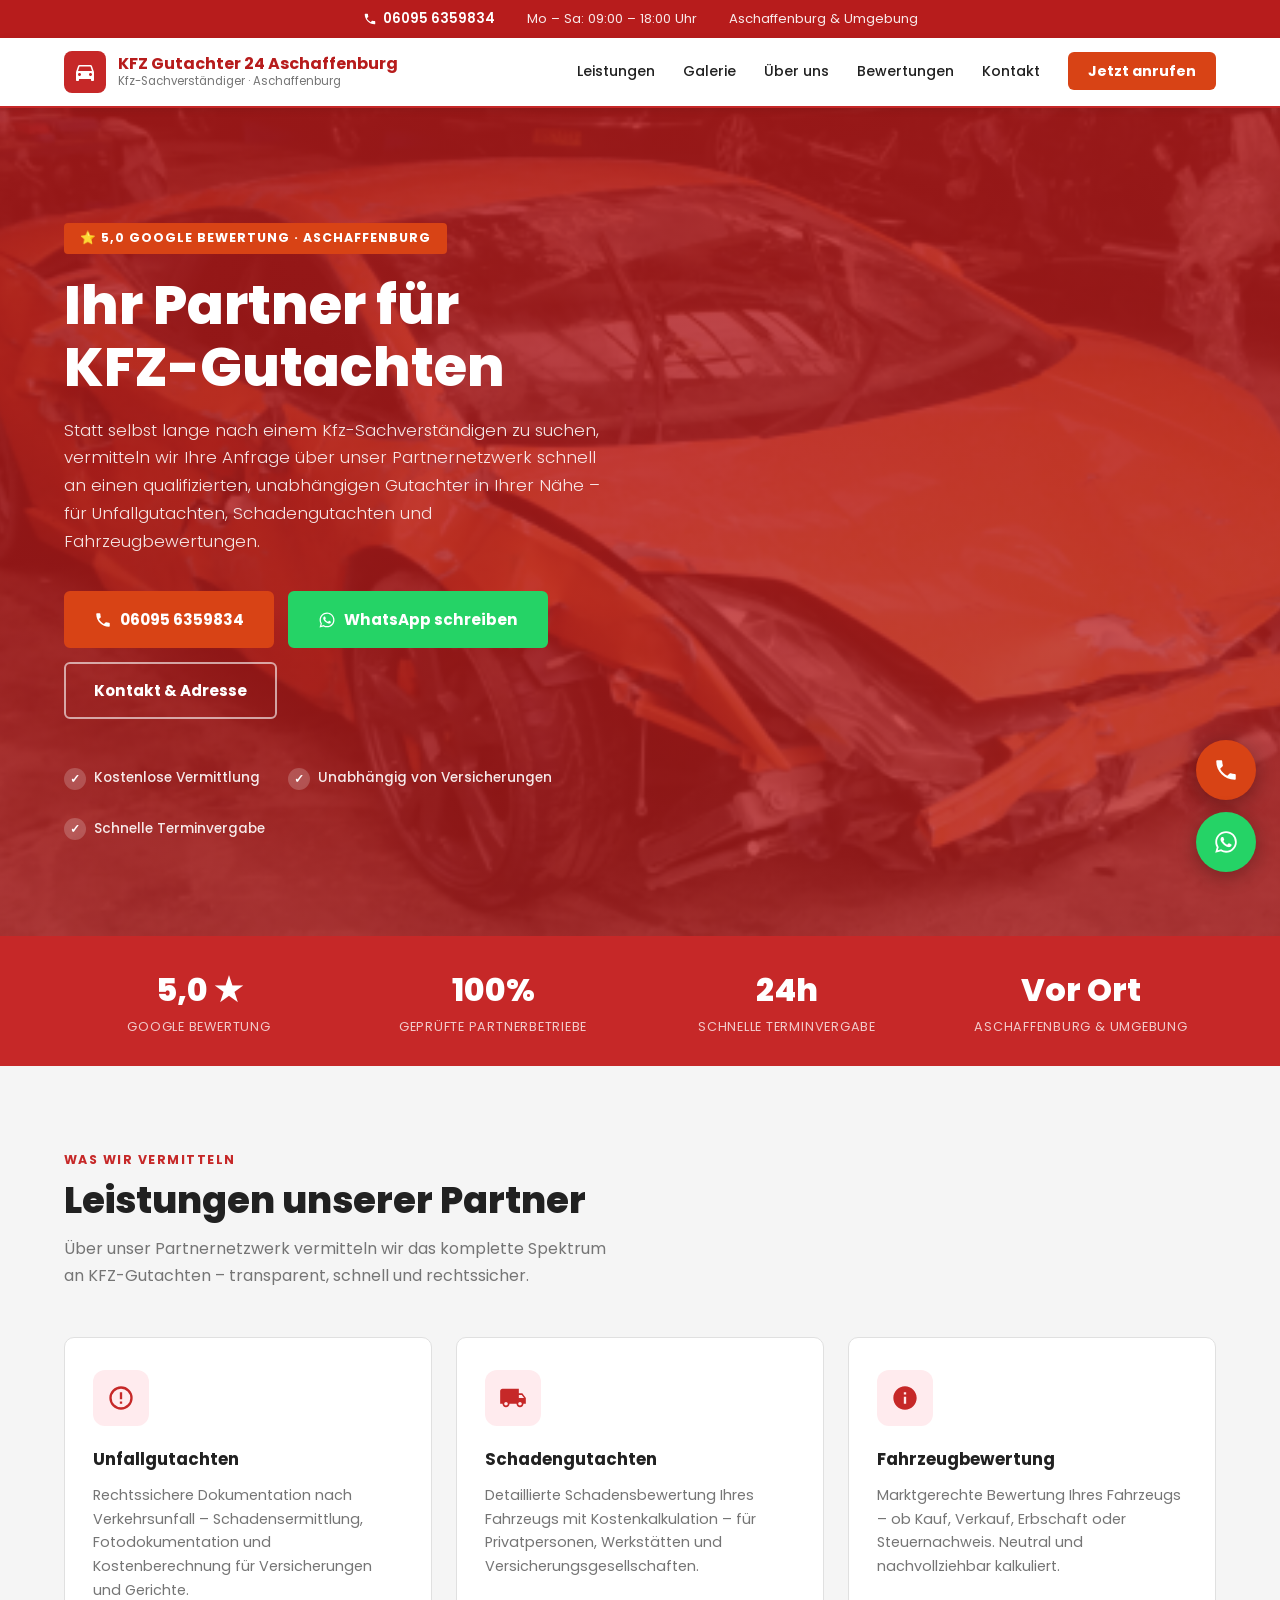
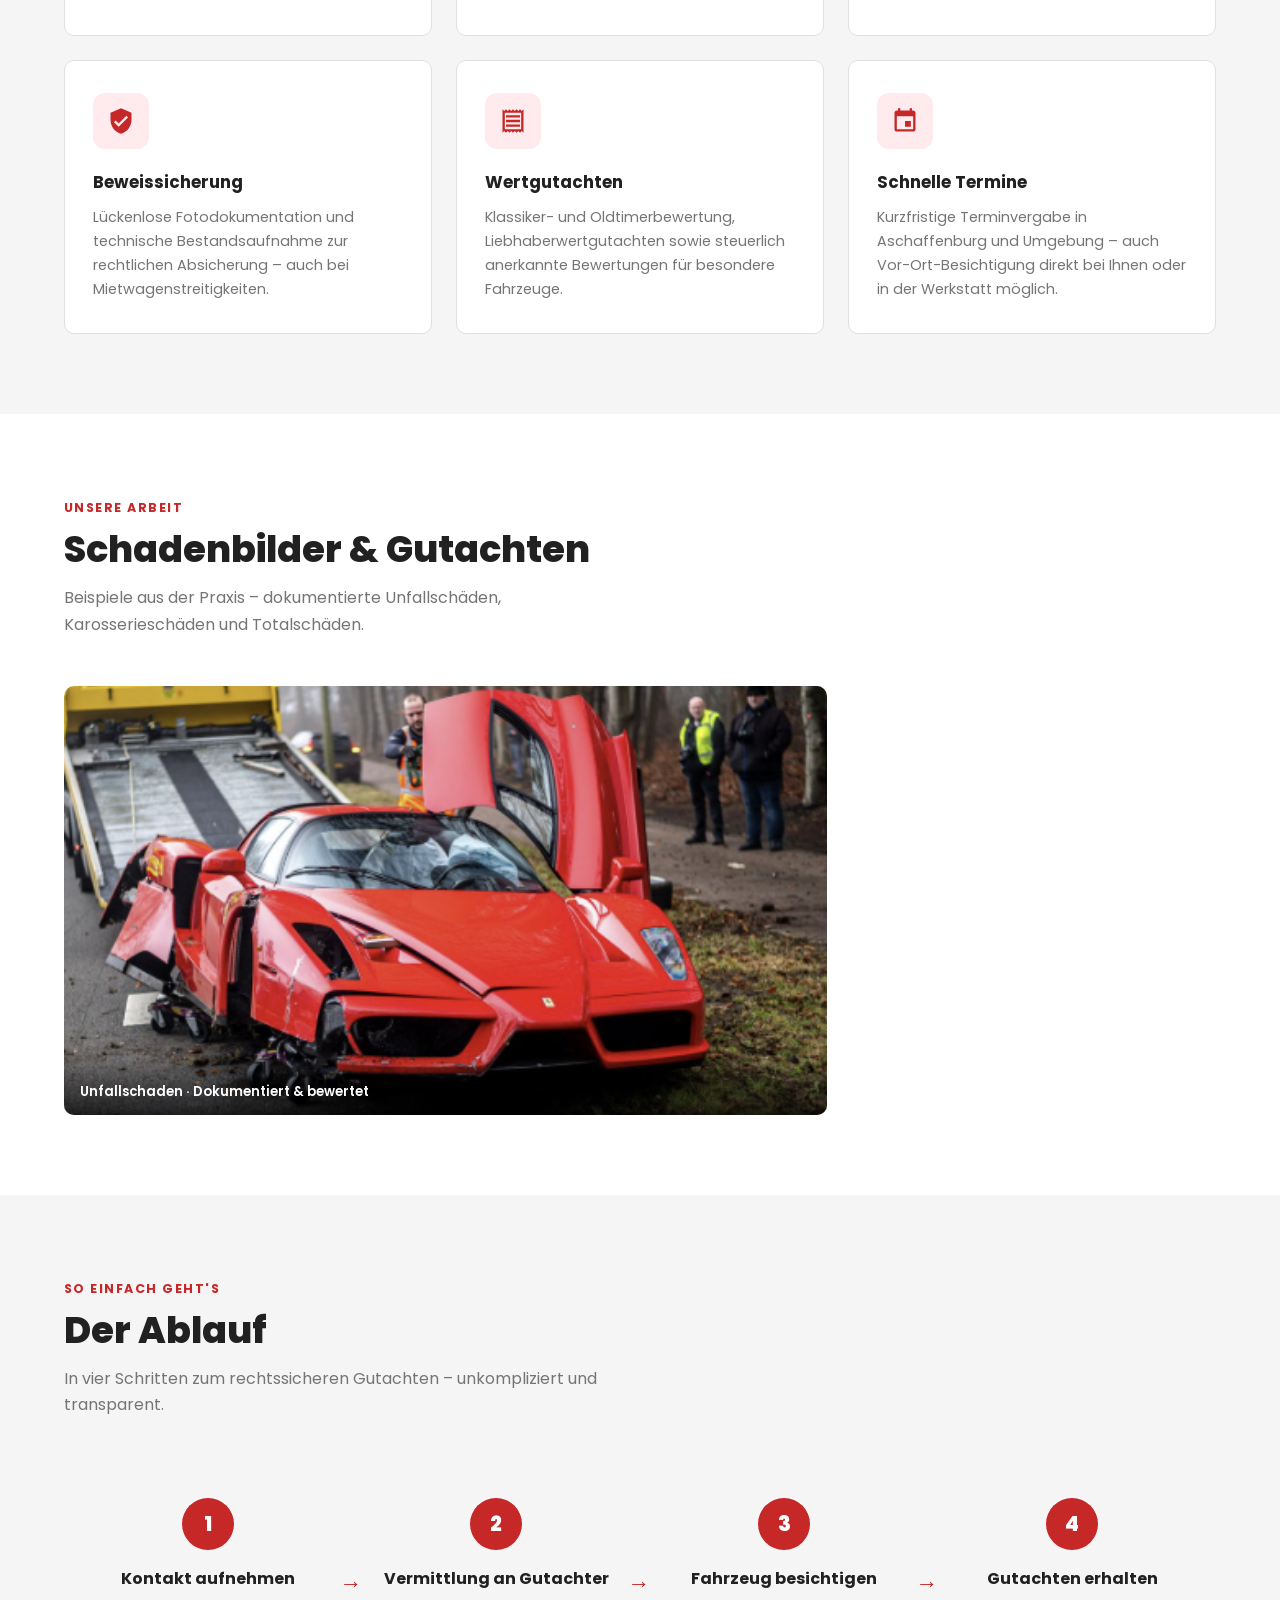
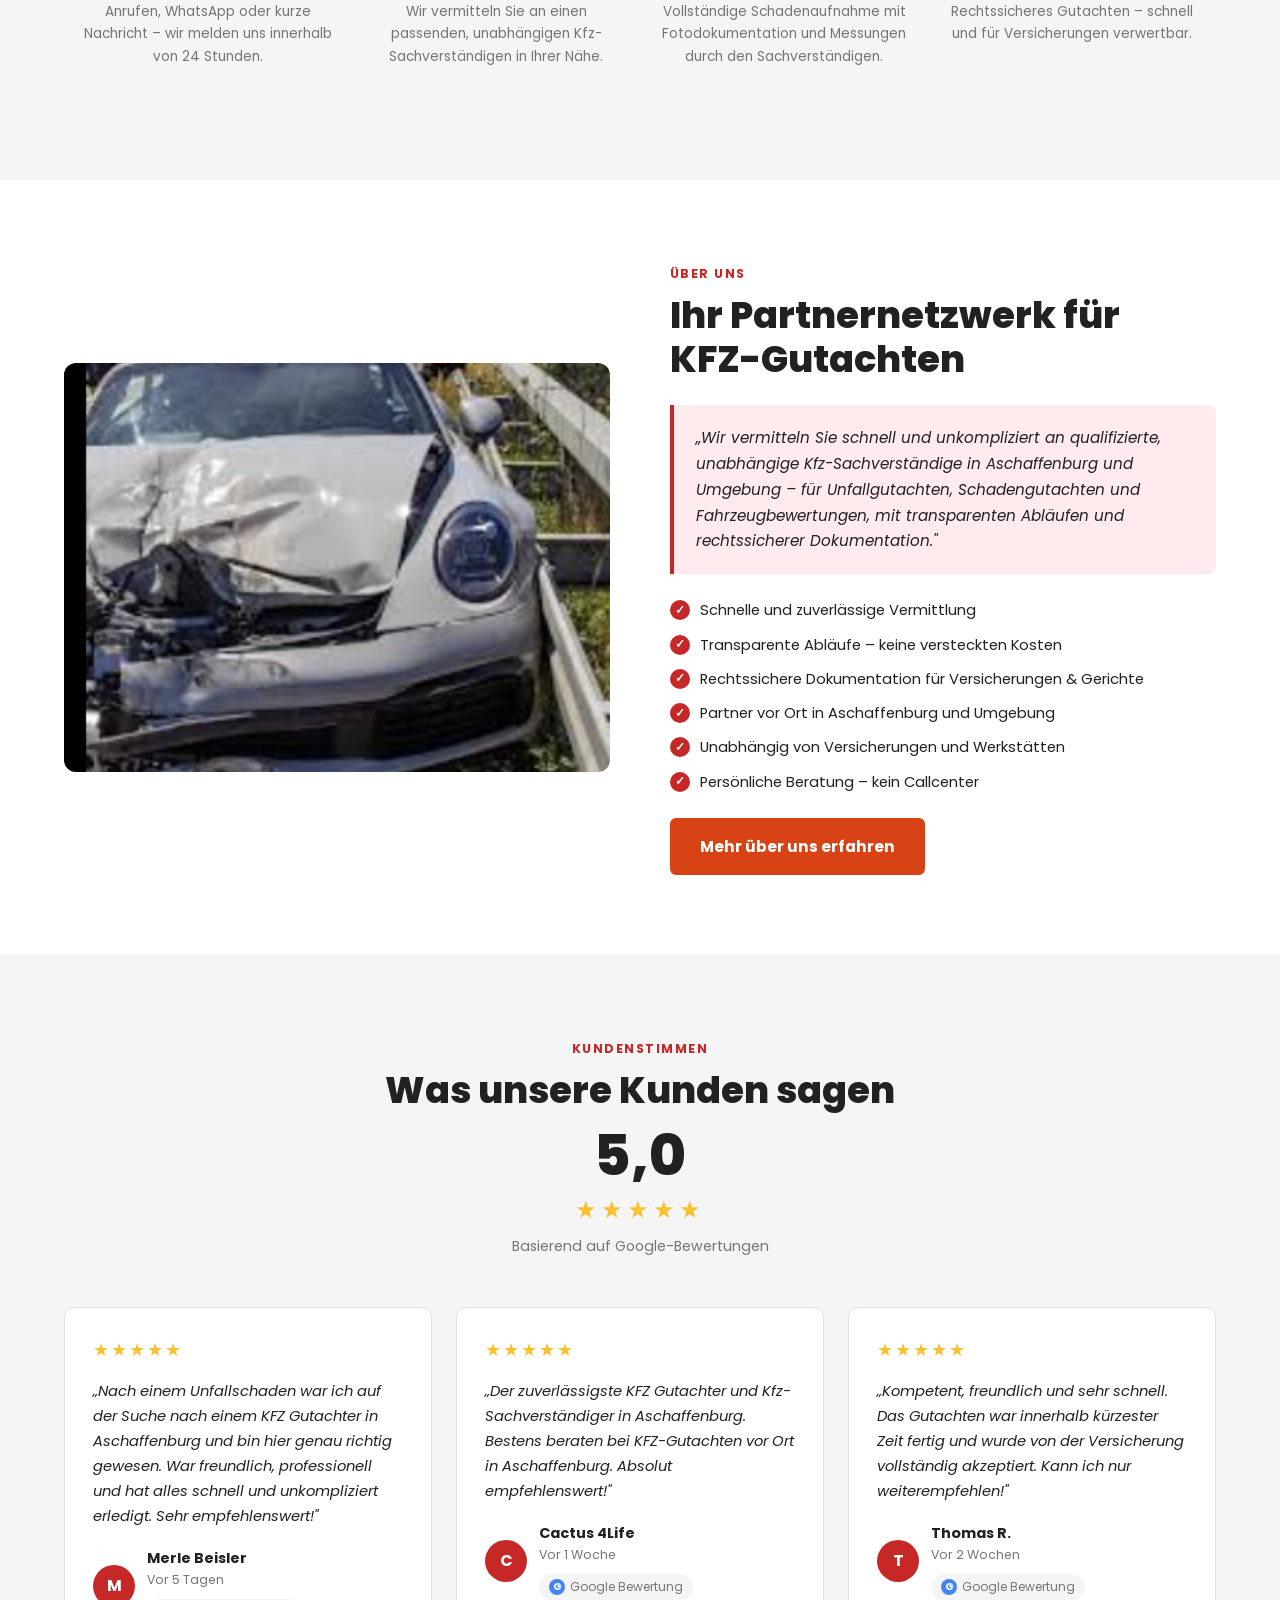
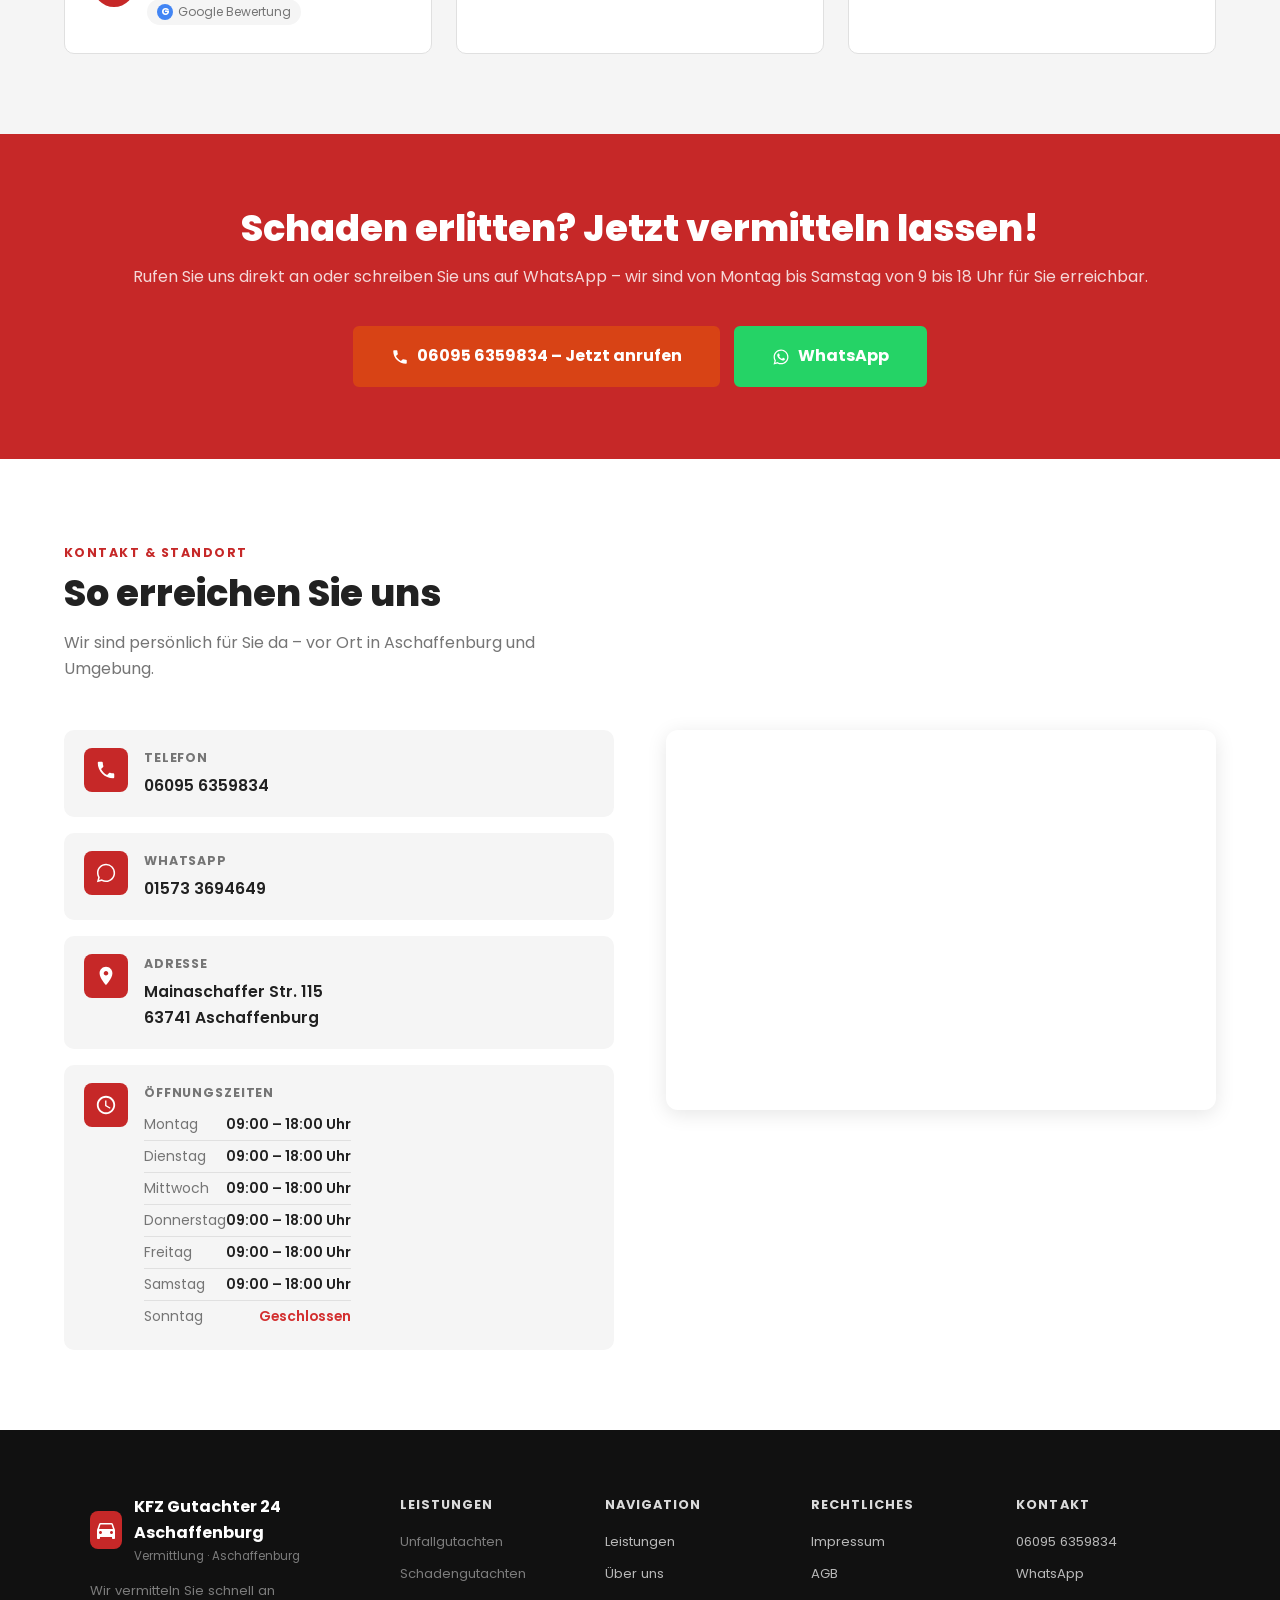
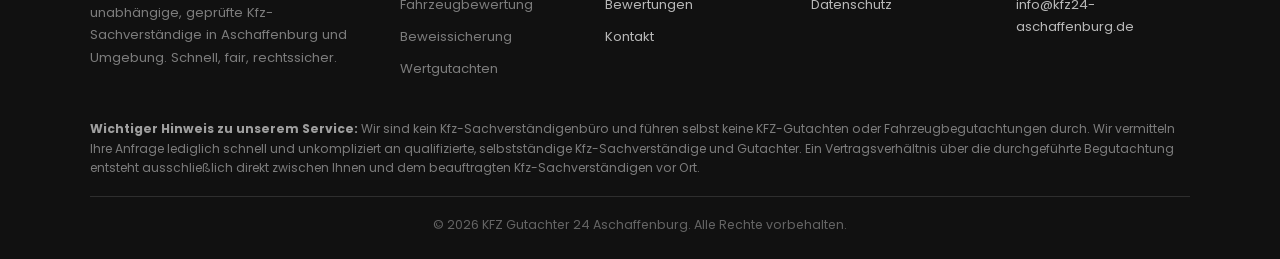
<file: index.html>
<!DOCTYPE html>
<html lang="de">
<head>
  <meta charset="UTF-8" />
  <meta name="viewport" content="width=device-width, initial-scale=1.0" />
  <meta name="description" content="KFZ Gutachter 24 Aschaffenburg – Ihr Vermittlungsservice für unabhängige Kfz-Sachverständige in Aschaffenburg. Unfallgutachten, Schadengutachten, Fahrzeugbewertungen. Schnelle Vermittlung, rechtssichere Dokumentation." />
  <meta name="keywords" content="KFZ Gutachter Aschaffenburg, Kfz-Sachverständiger, Unfallgutachten, Schadengutachten, Fahrzeugbewertung" />
  <title>KFZ Gutachter 24 Aschaffenburg | Kfz-Sachverständiger vermitteln</title>
  <link href="https://fonts.googleapis.com/css2?family=Poppins:wght@300;400;500;600;700;800&display=swap" rel="stylesheet" />
  <link href="style.css" rel="stylesheet" />
</head>
<body>

<!-- TOP BAR -->
<div class="topbar">
  <div class="topbar-item">
    <svg viewBox="0 0 24 24" style="width:14px;height:14px;fill:#fff;"><path d="M6.6 10.8c1.4 2.8 3.8 5.1 6.6 6.6l2.2-2.2c.3-.3.7-.4 1-.2 1.1.4 2.3.6 3.6.6.6 0 1 .4 1 1V20c0 .6-.4 1-1 1-9.4 0-17-7.6-17-17 0-.6.4-1 1-1h3.5c.6 0 1 .4 1 1 0 1.3.2 2.5.6 3.6.1.3 0 .7-.2 1L6.6 10.8z"/></svg>
    <a href="tel:060956359834">06095 6359834</a>
  </div>
  <div class="topbar-item">
    Mo – Sa: 09:00 – 18:00 Uhr
  </div>
  <div class="topbar-item">
    Aschaffenburg &amp; Umgebung
  </div>
</div>

<!-- NAV -->
<nav id="nav">
  <a href="#hero" class="nav-logo">
    <div class="nav-logo-icon">
      <svg viewBox="0 0 24 24"><path d="M18.92 6.01C18.72 5.42 18.16 5 17.5 5h-11c-.66 0-1.21.42-1.42 1.01L3 12v8c0 .55.45 1 1 1h1c.55 0 1-.45 1-1v-1h12v1c0 .55.45 1 1 1h1c.55 0 1-.45 1-1v-8l-2.08-5.99zM6.5 16c-.83 0-1.5-.67-1.5-1.5S5.67 13 6.5 13s1.5.67 1.5 1.5S7.33 16 6.5 16zm11 0c-.83 0-1.5-.67-1.5-1.5s.67-1.5 1.5-1.5 1.5.67 1.5 1.5-.67 1.5-1.5 1.5zM5 11l1.5-4.5h11L19 11H5z"/></svg>
    </div>
    <div class="nav-brand">
      <div class="nav-brand-name">KFZ Gutachter 24 Aschaffenburg</div>
      <div class="nav-brand-sub">Kfz-Sachverständiger · Aschaffenburg</div>
    </div>
  </a>

  <ul class="nav-links" id="navLinks">
    <li><a href="#leistungen">Leistungen</a></li>
    <li><a href="#galerie">Galerie</a></li>
    <li><a href="ueber-uns.html">Über uns</a></li>
    <li><a href="#bewertungen">Bewertungen</a></li>
    <li><a href="#kontakt">Kontakt</a></li>
    <li><a href="tel:060956359834" class="nav-cta">Jetzt anrufen</a></li>
  </ul>

  <button class="hamburger" id="hamburger" aria-label="Menü öffnen">
    <span></span><span></span><span></span>
  </button>
</nav>

<!-- HERO -->
<section id="hero">
  <div class="hero-content">
    <div class="hero-tag">⭐ 5,0 Google Bewertung · Aschaffenburg</div>
    <h1>Ihr Partner für<br>KFZ-Gutachten</h1>
    <p class="hero-sub">
      Statt selbst lange nach einem Kfz-Sachverständigen zu suchen, vermitteln wir Ihre Anfrage
      über unser Partnernetzwerk schnell an einen qualifizierten, unabhängigen Gutachter in Ihrer Nähe –
      für Unfallgutachten, Schadengutachten und Fahrzeugbewertungen.
    </p>
    <div class="hero-btns">
      <a href="tel:060956359834" class="btn btn-orange">
        <svg viewBox="0 0 24 24" style="width:18px;height:18px;fill:currentColor;"><path d="M6.6 10.8c1.4 2.8 3.8 5.1 6.6 6.6l2.2-2.2c.3-.3.7-.4 1-.2 1.1.4 2.3.6 3.6.6.6 0 1 .4 1 1V20c0 .6-.4 1-1 1-9.4 0-17-7.6-17-17 0-.6.4-1 1-1h3.5c.6 0 1 .4 1 1 0 1.3.2 2.5.6 3.6.1.3 0 .7-.2 1L6.6 10.8z"/></svg>
        06095 6359834
      </a>
      <a href="https://wa.me/4915733694649" target="_blank" rel="noopener" class="btn btn-whatsapp">
        <svg viewBox="0 0 24 24" style="width:18px;height:18px;fill:currentColor;"><path d="M12.04 2C6.58 2 2.13 6.45 2.13 11.91c0 1.75.46 3.45 1.32 4.95L2.05 22l5.25-1.38a9.9 9.9 0 0 0 4.74 1.21h.01c5.46 0 9.9-4.45 9.9-9.91 0-2.65-1.03-5.14-2.9-7.01A9.82 9.82 0 0 0 12.04 2zm0 18.13a8.2 8.2 0 0 1-4.19-1.15l-.3-.18-3.12.82.83-3.04-.2-.31a8.22 8.22 0 0 1-1.26-4.38c0-4.54 3.7-8.24 8.25-8.24 2.2 0 4.27.86 5.83 2.42a8.18 8.18 0 0 1 2.41 5.83c0 4.55-3.7 8.23-8.25 8.23zm4.52-6.16c-.25-.12-1.47-.72-1.7-.81-.23-.08-.39-.12-.56.13-.17.25-.64.81-.79.97-.14.17-.29.19-.54.06-.25-.12-1.04-.38-1.99-1.22-.73-.66-1.23-1.46-1.37-1.71-.14-.25-.02-.38.11-.51.11-.11.25-.29.37-.43.12-.15.16-.25.25-.42.08-.17.04-.31-.02-.44-.06-.12-.56-1.36-.77-1.86-.2-.48-.41-.42-.56-.43-.14-.01-.31-.01-.48-.01-.17 0-.44.06-.67.31-.23.25-.87.86-.87 2.09 0 1.23.9 2.42 1.02 2.59.12.17 1.77 2.7 4.28 3.79.6.26 1.06.41 1.43.53.6.19 1.15.16 1.58.1.48-.07 1.47-.6 1.68-1.18.21-.58.21-1.07.14-1.18-.07-.1-.23-.16-.48-.28z"/></svg>
        WhatsApp schreiben
      </a>
      <a href="#kontakt" class="btn btn-white">Kontakt &amp; Adresse</a>
    </div>
    <div class="hero-trust">
      <div class="trust-item"><div class="trust-check">✓</div> Kostenlose Vermittlung</div>
      <div class="trust-item"><div class="trust-check">✓</div> Unabhängig von Versicherungen</div>
      <div class="trust-item"><div class="trust-check">✓</div> Schnelle Terminvergabe</div>
    </div>
  </div>
</section>

<!-- TRUST BAND -->
<div class="trust-band">
  <div class="trust-band-item">
    <div class="num">5,0 ★</div>
    <div class="label">Google Bewertung</div>
  </div>
  <div class="trust-band-item">
    <div class="num">100%</div>
    <div class="label">Geprüfte Partnerbetriebe</div>
  </div>
  <div class="trust-band-item">
    <div class="num">24h</div>
    <div class="label">Schnelle Terminvergabe</div>
  </div>
  <div class="trust-band-item">
    <div class="num">Vor Ort</div>
    <div class="label">Aschaffenburg & Umgebung</div>
  </div>
</div>

<!-- LEISTUNGEN -->
<section id="leistungen" class="section section-grey">
  <div class="section-header">
    <div class="section-label">Was wir vermitteln</div>
    <h2>Leistungen unserer Partner</h2>
    <p class="section-sub">Über unser Partnernetzwerk vermitteln wir das komplette Spektrum an KFZ-Gutachten – transparent, schnell und rechtssicher.</p>
  </div>

  <div class="services-grid">

    <div class="service-card">
      <div class="svc-icon">
        <svg viewBox="0 0 24 24"><path d="M11 15h2v2h-2v-2zm0-8h2v6h-2V7zm1-5C6.47 2 2 6.5 2 12a10 10 0 0 0 10 10 10 10 0 0 0 10-10A10 10 0 0 0 12 2zm0 18a8 8 0 0 1-8-8 8 8 0 0 1 8-8 8 8 0 0 1 8 8 8 8 0 0 1-8 8z"/></svg>
      </div>
      <h3>Unfallgutachten</h3>
      <p>Rechtssichere Dokumentation nach Verkehrsunfall – Schadensermittlung, Fotodokumentation und Kostenberechnung für Versicherungen und Gerichte.</p>
    </div>

    <div class="service-card">
      <div class="svc-icon">
        <svg viewBox="0 0 24 24"><path d="M20 8h-3V4H3c-1.1 0-2 .9-2 2v11h2c0 1.66 1.34 3 3 3s3-1.34 3-3h6c0 1.66 1.34 3 3 3s3-1.34 3-3h2v-5l-3-4zM6 18.5c-.83 0-1.5-.67-1.5-1.5s.67-1.5 1.5-1.5 1.5.67 1.5 1.5-.67 1.5-1.5 1.5zm13.5-9l1.96 2.5H17V9.5h2.5zm-1.5 9c-.83 0-1.5-.67-1.5-1.5s.67-1.5 1.5-1.5 1.5.67 1.5 1.5-.67 1.5-1.5 1.5z"/></svg>
      </div>
      <h3>Schadengutachten</h3>
      <p>Detaillierte Schadensbewertung Ihres Fahrzeugs mit Kostenkalkulation – für Privatpersonen, Werkstätten und Versicherungsgesellschaften.</p>
    </div>

    <div class="service-card">
      <div class="svc-icon">
        <svg viewBox="0 0 24 24"><path d="M12 2C6.48 2 2 6.48 2 12s4.48 10 10 10 10-4.48 10-10S17.52 2 12 2zm1 15h-2v-6h2v6zm0-8h-2V7h2v2z"/></svg>
      </div>
      <h3>Fahrzeugbewertung</h3>
      <p>Marktgerechte Bewertung Ihres Fahrzeugs – ob Kauf, Verkauf, Erbschaft oder Steuernachweis. Neutral und nachvollziehbar kalkuliert.</p>
    </div>

    <div class="service-card">
      <div class="svc-icon">
        <svg viewBox="0 0 24 24"><path d="M12 1L3 5v6c0 5.55 3.84 10.74 9 12 5.16-1.26 9-6.45 9-12V5l-9-4zm-2 16l-4-4 1.41-1.41L10 14.17l6.59-6.59L18 9l-8 8z"/></svg>
      </div>
      <h3>Beweissicherung</h3>
      <p>Lückenlose Fotodokumentation und technische Bestandsaufnahme zur rechtlichen Absicherung – auch bei Mietwagenstreitigkeiten.</p>
    </div>

    <div class="service-card">
      <div class="svc-icon">
        <svg viewBox="0 0 24 24"><path d="M19.5 3.5L18 2l-1.5 1.5L15 2l-1.5 1.5L12 2l-1.5 1.5L9 2 7.5 3.5 6 2 4.5 3.5 3 2v20l1.5-1.5L6 22l1.5-1.5L9 22l1.5-1.5L12 22l1.5-1.5L15 22l1.5-1.5L18 22l1.5-1.5L21 22V2l-1.5 1.5zM19 19.09H5V4.91h14v14.18zM6 15h12v2H6zm0-4h12v2H6zm0-4h12v2H6z"/></svg>
      </div>
      <h3>Wertgutachten</h3>
      <p>Klassiker- und Oldtimerbewertung, Liebhaberwertgutachten sowie steuerlich anerkannte Bewertungen für besondere Fahrzeuge.</p>
    </div>

    <div class="service-card">
      <div class="svc-icon">
        <svg viewBox="0 0 24 24"><path d="M17 12h-5v5h5v-5zM16 1v2H8V1H6v2H5c-1.11 0-1.99.9-1.99 2L3 19c0 1.1.89 2 2 2h14c1.1 0 2-.9 2-2V5c0-1.1-.9-2-2-2h-1V1h-2zm3 18H5V8h14v11z"/></svg>
      </div>
      <h3>Schnelle Termine</h3>
      <p>Kurzfristige Terminvergabe in Aschaffenburg und Umgebung – auch Vor-Ort-Besichtigung direkt bei Ihnen oder in der Werkstatt möglich.</p>
    </div>

  </div>
</section>

<!-- GALERIE -->
<section id="galerie" class="section">
  <div class="section-header">
    <div class="section-label">Unsere Arbeit</div>
    <h2>Schadenbilder &amp; Gutachten</h2>
    <p class="section-sub">Beispiele aus der Praxis – dokumentierte Unfallschäden, Karosserieschäden und Totalschäden.</p>
  </div>

  <div class="gallery-grid">

    <!-- Bild 1: eigenes Foto (groß) -->
    <div class="gallery-item">
      <img src="unfall1.png" alt="Unfallschaden Fahrzeug – KFZ Gutachter 24 Aschaffenburg" loading="lazy" />
      <div class="gallery-label">Unfallschaden · Dokumentiert &amp; bewertet</div>
    </div>


  </div>
</section>


<!-- ABLAUF -->
<section class="section section-grey">
  <div class="section-header">
    <div class="section-label">So einfach geht's</div>
    <h2>Der Ablauf</h2>
    <p class="section-sub">In vier Schritten zum rechtssicheren Gutachten – unkompliziert und transparent.</p>
  </div>

  <div class="process-steps">
    <div class="step">
      <div class="step-num">1</div>
      <h3>Kontakt aufnehmen</h3>
      <p>Anrufen, WhatsApp oder kurze Nachricht – wir melden uns innerhalb von 24 Stunden.</p>
    </div>
    <div class="step">
      <div class="step-num">2</div>
      <h3>Vermittlung an Gutachter</h3>
      <p>Wir vermitteln Sie an einen passenden, unabhängigen Kfz-Sachverständigen in Ihrer Nähe.</p>
    </div>
    <div class="step">
      <div class="step-num">3</div>
      <h3>Fahrzeug besichtigen</h3>
      <p>Vollständige Schadenaufnahme mit Fotodokumentation und Messungen durch den Sachverständigen.</p>
    </div>
    <div class="step">
      <div class="step-num">4</div>
      <h3>Gutachten erhalten</h3>
      <p>Rechtssicheres Gutachten – schnell und für Versicherungen verwertbar.</p>
    </div>
  </div>
</section>

<!-- ÜBER UNS -->
<section id="ueber-uns" class="section">
  <div class="about-grid">

    <div class="about-img-box">
      <img src="unfall3.png" alt="KFZ Gutachter 24 Aschaffenburg" />
    </div>

    <div class="about-text">
      <div class="section-label">Über uns</div>
      <h2>Ihr Partnernetzwerk für KFZ-Gutachten</h2>
      <div class="about-quote">
        „Wir vermitteln Sie schnell und unkompliziert an qualifizierte, unabhängige Kfz-Sachverständige in Aschaffenburg und Umgebung – für Unfallgutachten, Schadengutachten und Fahrzeugbewertungen, mit transparenten Abläufen und rechtssicherer Dokumentation."
      </div>
      <ul class="checklist">
        <li>Schnelle und zuverlässige Vermittlung</li>
        <li>Transparente Abläufe – keine versteckten Kosten</li>
        <li>Rechtssichere Dokumentation für Versicherungen &amp; Gerichte</li>
        <li>Partner vor Ort in Aschaffenburg und Umgebung</li>
        <li>Unabhängig von Versicherungen und Werkstätten</li>
        <li>Persönliche Beratung – kein Callcenter</li>
      </ul>
      <div class="about-teaser-link">
        <a href="ueber-uns.html" class="btn btn-orange">Mehr über uns erfahren</a>
      </div>
    </div>

  </div>
</section>

<!-- BEWERTUNGEN -->
<section id="bewertungen" class="section section-grey">
  <div class="section-header" style="text-align:center;">
    <div class="section-label">Kundenstimmen</div>
    <h2>Was unsere Kunden sagen</h2>
    <div style="margin-top:16px;">
      <div style="font-size:3.5rem;font-weight:800;color:var(--text);line-height:1;">5,0</div>
      <div style="color:#fbc02d;font-size:1.5rem;letter-spacing:4px;margin:6px 0;">★★★★★</div>
      <div style="color:var(--muted);font-size:0.88rem;">Basierend auf Google-Bewertungen</div>
    </div>
  </div>

  <div class="reviews-grid">

    <div class="review-card">
      <div class="review-stars">★★★★★</div>
      <p class="review-text">
        „Nach einem Unfallschaden war ich auf der Suche nach einem KFZ Gutachter in Aschaffenburg und bin hier genau richtig gewesen. War freundlich, professionell und hat alles schnell und unkompliziert erledigt. Sehr empfehlenswert!"
      </p>
      <div class="review-footer">
        <div class="review-avatar">M</div>
        <div>
          <div class="review-name">Merle Beisler</div>
          <div class="review-date">Vor 5 Tagen</div>
          <div class="google-badge"><div class="google-g">G</div> Google Bewertung</div>
        </div>
      </div>
    </div>

    <div class="review-card">
      <div class="review-stars">★★★★★</div>
      <p class="review-text">
        „Der zuverlässigste KFZ Gutachter und Kfz-Sachverständiger in Aschaffenburg. Bestens beraten bei KFZ-Gutachten vor Ort in Aschaffenburg. Absolut empfehlenswert!"
      </p>
      <div class="review-footer">
        <div class="review-avatar">C</div>
        <div>
          <div class="review-name">Cactus 4Life</div>
          <div class="review-date">Vor 1 Woche</div>
          <div class="google-badge"><div class="google-g">G</div> Google Bewertung</div>
        </div>
      </div>
    </div>

    <div class="review-card">
      <div class="review-stars">★★★★★</div>
      <p class="review-text">
        „Kompetent, freundlich und sehr schnell. Das Gutachten war innerhalb kürzester Zeit fertig und wurde von der Versicherung vollständig akzeptiert. Kann ich nur weiterempfehlen!"
      </p>
      <div class="review-footer">
        <div class="review-avatar">T</div>
        <div>
          <div class="review-name">Thomas R.</div>
          <div class="review-date">Vor 2 Wochen</div>
          <div class="google-badge"><div class="google-g">G</div> Google Bewertung</div>
        </div>
      </div>
    </div>

  </div>
</section>

<!-- CTA BANNER -->
<div class="cta-banner">
  <h2>Schaden erlitten? Jetzt vermitteln lassen!</h2>
  <p>Rufen Sie uns direkt an oder schreiben Sie uns auf WhatsApp – wir sind von Montag bis Samstag von 9 bis 18 Uhr für Sie erreichbar.</p>
  <div class="hero-btns">
    <a href="tel:060956359834" class="btn btn-orange" style="font-size:1rem;padding:15px 36px;">
      <svg viewBox="0 0 24 24" style="width:18px;height:18px;fill:currentColor;"><path d="M6.6 10.8c1.4 2.8 3.8 5.1 6.6 6.6l2.2-2.2c.3-.3.7-.4 1-.2 1.1.4 2.3.6 3.6.6.6 0 1 .4 1 1V20c0 .6-.4 1-1 1-9.4 0-17-7.6-17-17 0-.6.4-1 1-1h3.5c.6 0 1 .4 1 1 0 1.3.2 2.5.6 3.6.1.3 0 .7-.2 1L6.6 10.8z"/></svg>
      06095 6359834 – Jetzt anrufen
    </a>
    <a href="https://wa.me/4915733694649" target="_blank" rel="noopener" class="btn btn-whatsapp" style="font-size:1rem;padding:15px 36px;">
      <svg viewBox="0 0 24 24" style="width:18px;height:18px;fill:currentColor;"><path d="M12.04 2C6.58 2 2.13 6.45 2.13 11.91c0 1.75.46 3.45 1.32 4.95L2.05 22l5.25-1.38a9.9 9.9 0 0 0 4.74 1.21h.01c5.46 0 9.9-4.45 9.9-9.91 0-2.65-1.03-5.14-2.9-7.01A9.82 9.82 0 0 0 12.04 2zm0 18.13a8.2 8.2 0 0 1-4.19-1.15l-.3-.18-3.12.82.83-3.04-.2-.31a8.22 8.22 0 0 1-1.26-4.38c0-4.54 3.7-8.24 8.25-8.24 2.2 0 4.27.86 5.83 2.42a8.18 8.18 0 0 1 2.41 5.83c0 4.55-3.7 8.23-8.25 8.23zm4.52-6.16c-.25-.12-1.47-.72-1.7-.81-.23-.08-.39-.12-.56.13-.17.25-.64.81-.79.97-.14.17-.29.19-.54.06-.25-.12-1.04-.38-1.99-1.22-.73-.66-1.23-1.46-1.37-1.71-.14-.25-.02-.38.11-.51.11-.11.25-.29.37-.43.12-.15.16-.25.25-.42.08-.17.04-.31-.02-.44-.06-.12-.56-1.36-.77-1.86-.2-.48-.41-.42-.56-.43-.14-.01-.31-.01-.48-.01-.17 0-.44.06-.67.31-.23.25-.87.86-.87 2.09 0 1.23.9 2.42 1.02 2.59.12.17 1.77 2.7 4.28 3.79.6.26 1.06.41 1.43.53.6.19 1.15.16 1.58.1.48-.07 1.47-.6 1.68-1.18.21-.58.21-1.07.14-1.18-.07-.1-.23-.16-.48-.28z"/></svg>
      WhatsApp
    </a>
  </div>
</div>

<!-- KONTAKT -->
<section id="kontakt" class="section">
  <div class="section-header">
    <div class="section-label">Kontakt &amp; Standort</div>
    <h2>So erreichen Sie uns</h2>
    <p class="section-sub">Wir sind persönlich für Sie da – vor Ort in Aschaffenburg und Umgebung.</p>
  </div>

  <div class="contact-grid">
    <div class="contact-cards">

      <div class="contact-card">
        <div class="contact-card-icon">
          <svg viewBox="0 0 24 24"><path d="M6.6 10.8c1.4 2.8 3.8 5.1 6.6 6.6l2.2-2.2c.3-.3.7-.4 1-.2 1.1.4 2.3.6 3.6.6.6 0 1 .4 1 1V20c0 .6-.4 1-1 1-9.4 0-17-7.6-17-17 0-.6.4-1 1-1h3.5c.6 0 1 .4 1 1 0 1.3.2 2.5.6 3.6.1.3 0 .7-.2 1L6.6 10.8z"/></svg>
        </div>
        <div>
          <h4>Telefon</h4>
          <a href="tel:060956359834">06095 6359834</a>
        </div>
      </div>

      <div class="contact-card">
        <div class="contact-card-icon">
          <svg viewBox="0 0 24 24"><path d="M12.04 2C6.58 2 2.13 6.45 2.13 11.91c0 1.75.46 3.45 1.32 4.95L2.05 22l5.25-1.38a9.9 9.9 0 0 0 4.74 1.21h.01c5.46 0 9.9-4.45 9.9-9.91 0-2.65-1.03-5.14-2.9-7.01A9.82 9.82 0 0 0 12.04 2zm0 18.13a8.2 8.2 0 0 1-4.19-1.15l-.3-.18-3.12.82.83-3.04-.2-.31a8.22 8.22 0 0 1-1.26-4.38c0-4.54 3.7-8.24 8.25-8.24 2.2 0 4.27.86 5.83 2.42a8.18 8.18 0 0 1 2.41 5.83c0 4.55-3.7 8.23-8.25 8.23z"/></svg>
        </div>
        <div>
          <h4>WhatsApp</h4>
          <a href="https://wa.me/4915733694649" target="_blank" rel="noopener">01573 3694649</a>
        </div>
      </div>

      <div class="contact-card">
        <div class="contact-card-icon">
          <svg viewBox="0 0 24 24"><path d="M12 2C8.13 2 5 5.13 5 9c0 5.25 7 13 7 13s7-7.75 7-13c0-3.87-3.13-7-7-7zm0 9.5c-1.38 0-2.5-1.12-2.5-2.5s1.12-2.5 2.5-2.5 2.5 1.12 2.5 2.5-1.12 2.5-2.5 2.5z"/></svg>
        </div>
        <div>
          <h4>Adresse</h4>
          <p>Mainaschaffer Str. 115<br>63741 Aschaffenburg</p>
        </div>
      </div>

      <div class="contact-card">
        <div class="contact-card-icon">
          <svg viewBox="0 0 24 24"><path d="M11.99 2C6.47 2 2 6.48 2 12s4.47 10 9.99 10C17.52 22 22 17.52 22 12S17.52 2 11.99 2zM12 20c-4.42 0-8-3.58-8-8s3.58-8 8-8 8 3.58 8 8-3.58 8-8 8zm.5-13H11v6l5.25 3.15.75-1.23-4.5-2.67V7z"/></svg>
        </div>
        <div>
          <h4>Öffnungszeiten</h4>
          <div class="hours-list">
            <div class="hours-row"><span class="hours-day">Montag</span><span class="hours-time">09:00 – 18:00 Uhr</span></div>
            <div class="hours-row"><span class="hours-day">Dienstag</span><span class="hours-time">09:00 – 18:00 Uhr</span></div>
            <div class="hours-row"><span class="hours-day">Mittwoch</span><span class="hours-time">09:00 – 18:00 Uhr</span></div>
            <div class="hours-row"><span class="hours-day">Donnerstag</span><span class="hours-time">09:00 – 18:00 Uhr</span></div>
            <div class="hours-row"><span class="hours-day">Freitag</span><span class="hours-time">09:00 – 18:00 Uhr</span></div>
            <div class="hours-row"><span class="hours-day">Samstag</span><span class="hours-time">09:00 – 18:00 Uhr</span></div>
            <div class="hours-row"><span class="hours-day">Sonntag</span><span class="hours-closed">Geschlossen</span></div>
          </div>
        </div>
      </div>

    </div>

    <div class="map-box">
      <iframe
        src="https://www.google.com/maps?q=Mainaschaffer+Str.+115,+63741+Aschaffenburg&output=embed"
        allowfullscreen=""
        loading="lazy"
        referrerpolicy="no-referrer-when-downgrade"
        title="Standort KFZ Gutachter 24 Aschaffenburg">
      </iframe>
    </div>
  </div>
</section>

<!-- FOOTER -->
<footer>
  <div class="footer-grid">

    <div class="footer-col">
      <div class="footer-brand">
        <div class="nav-logo-icon">
          <svg viewBox="0 0 24 24"><path d="M18.92 6.01C18.72 5.42 18.16 5 17.5 5h-11c-.66 0-1.21.42-1.42 1.01L3 12v8c0 .55.45 1 1 1h1c.55 0 1-.45 1-1v-1h12v1c0 .55.45 1 1 1h1c.55 0 1-.45 1-1v-8l-2.08-5.99zM6.5 16c-.83 0-1.5-.67-1.5-1.5S5.67 13 6.5 13s1.5.67 1.5 1.5S7.33 16 6.5 16zm11 0c-.83 0-1.5-.67-1.5-1.5s.67-1.5 1.5-1.5 1.5.67 1.5 1.5-.67 1.5-1.5 1.5zM5 11l1.5-4.5h11L19 11H5z"/></svg>
        </div>
        <div>
          <div class="footer-brand-name">KFZ Gutachter 24 Aschaffenburg</div>
          <div class="footer-brand-sub">Vermittlung · Aschaffenburg</div>
        </div>
      </div>
      <p>Wir vermitteln Sie schnell an unabhängige, geprüfte Kfz-Sachverständige in Aschaffenburg und Umgebung. Schnell, fair, rechtssicher.</p>
    </div>

    <div class="footer-col">
      <h4>Leistungen</h4>
      <ul>
        <li>Unfallgutachten</li>
        <li>Schadengutachten</li>
        <li>Fahrzeugbewertung</li>
        <li>Beweissicherung</li>
        <li>Wertgutachten</li>
      </ul>
    </div>

    <div class="footer-col">
      <h4>Navigation</h4>
      <ul>
        <li><a href="#leistungen">Leistungen</a></li>
        <li><a href="ueber-uns.html">Über uns</a></li>
        <li><a href="#bewertungen">Bewertungen</a></li>
        <li><a href="#kontakt">Kontakt</a></li>
      </ul>
    </div>

    <div class="footer-col">
      <h4>Rechtliches</h4>
      <ul>
        <li><a href="impressum.html">Impressum</a></li>
        <li><a href="agb.html">AGB</a></li>
        <li><a href="datenschutz.html">Datenschutz</a></li>
      </ul>
    </div>

    <div class="footer-col">
      <h4>Kontakt</h4>
      <ul>
        <li><a href="tel:060956359834">06095 6359834</a></li>
        <li><a href="https://wa.me/4915733694649" target="_blank" rel="noopener">WhatsApp</a></li>
        <li><a href="mailto:info@kfz24-aschaffenburg.de">info@kfz24-aschaffenburg.de</a></li>
      </ul>
    </div>

  </div>

  <div class="legal-notice">
    <strong>Wichtiger Hinweis zu unserem Service:</strong> Wir sind kein Kfz-Sachverständigenbüro und führen selbst keine KFZ-Gutachten oder Fahrzeugbegutachtungen durch. Wir vermitteln Ihre Anfrage lediglich schnell und unkompliziert an qualifizierte, selbstständige Kfz-Sachverständige und Gutachter. Ein Vertragsverhältnis über die durchgeführte Begutachtung entsteht ausschließlich direkt zwischen Ihnen und dem beauftragten Kfz-Sachverständigen vor Ort.
  </div>

  <div class="footer-bottom">
    &copy; 2026 KFZ Gutachter 24 Aschaffenburg. Alle Rechte vorbehalten.
  </div>
</footer>

<!-- FLOATING BUTTONS -->
<a href="tel:060956359834" class="phone-float" title="Jetzt anrufen">
  <svg viewBox="0 0 24 24"><path d="M6.6 10.8c1.4 2.8 3.8 5.1 6.6 6.6l2.2-2.2c.3-.3.7-.4 1-.2 1.1.4 2.3.6 3.6.6.6 0 1 .4 1 1V20c0 .6-.4 1-1 1-9.4 0-17-7.6-17-17 0-.6.4-1 1-1h3.5c.6 0 1 .4 1 1 0 1.3.2 2.5.6 3.6.1.3 0 .7-.2 1L6.6 10.8z"/></svg>
</a>
<a href="https://wa.me/4915733694649" target="_blank" rel="noopener" class="whatsapp-float" title="WhatsApp schreiben">
  <svg viewBox="0 0 24 24"><path d="M12.04 2C6.58 2 2.13 6.45 2.13 11.91c0 1.75.46 3.45 1.32 4.95L2.05 22l5.25-1.38a9.9 9.9 0 0 0 4.74 1.21h.01c5.46 0 9.9-4.45 9.9-9.91 0-2.65-1.03-5.14-2.9-7.01A9.82 9.82 0 0 0 12.04 2zm0 18.13a8.2 8.2 0 0 1-4.19-1.15l-.3-.18-3.12.82.83-3.04-.2-.31a8.22 8.22 0 0 1-1.26-4.38c0-4.54 3.7-8.24 8.25-8.24 2.2 0 4.27.86 5.83 2.42a8.18 8.18 0 0 1 2.41 5.83c0 4.55-3.7 8.23-8.25 8.23zm4.52-6.16c-.25-.12-1.47-.72-1.7-.81-.23-.08-.39-.12-.56.13-.17.25-.64.81-.79.97-.14.17-.29.19-.54.06-.25-.12-1.04-.38-1.99-1.22-.73-.66-1.23-1.46-1.37-1.71-.14-.25-.02-.38.11-.51.11-.11.25-.29.37-.43.12-.15.16-.25.25-.42.08-.17.04-.31-.02-.44-.06-.12-.56-1.36-.77-1.86-.2-.48-.41-.42-.56-.43-.14-.01-.31-.01-.48-.01-.17 0-.44.06-.67.31-.23.25-.87.86-.87 2.09 0 1.23.9 2.42 1.02 2.59.12.17 1.77 2.7 4.28 3.79.6.26 1.06.41 1.43.53.6.19 1.15.16 1.58.1.48-.07 1.47-.6 1.68-1.18.21-.58.21-1.07.14-1.18-.07-.1-.23-.16-.48-.28z"/></svg>
</a>

<script>
  const hamburger = document.getElementById('hamburger');
  const navLinks  = document.getElementById('navLinks');
  hamburger.addEventListener('click', () => navLinks.classList.toggle('open'));
  navLinks.querySelectorAll('a').forEach(a =>
    a.addEventListener('click', () => navLinks.classList.remove('open'))
  );
</script>
</body>
</html>
</file>
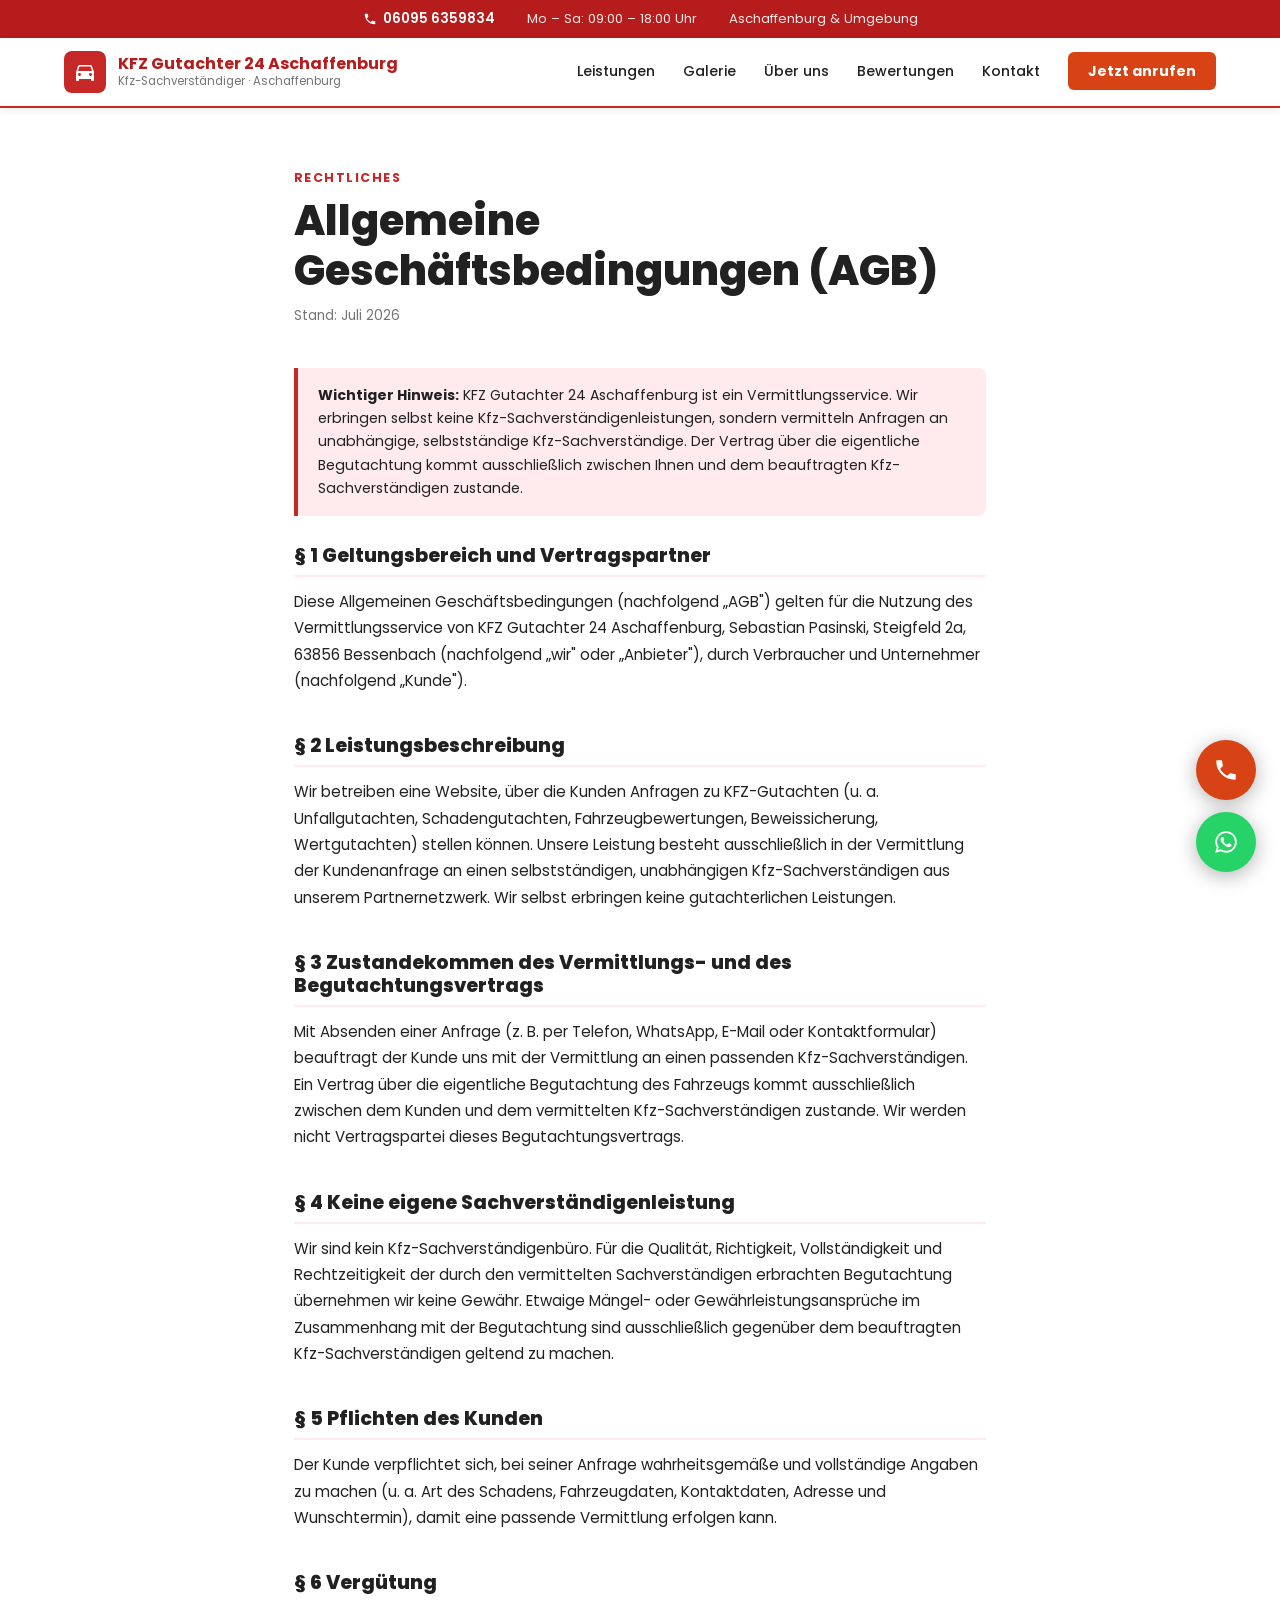
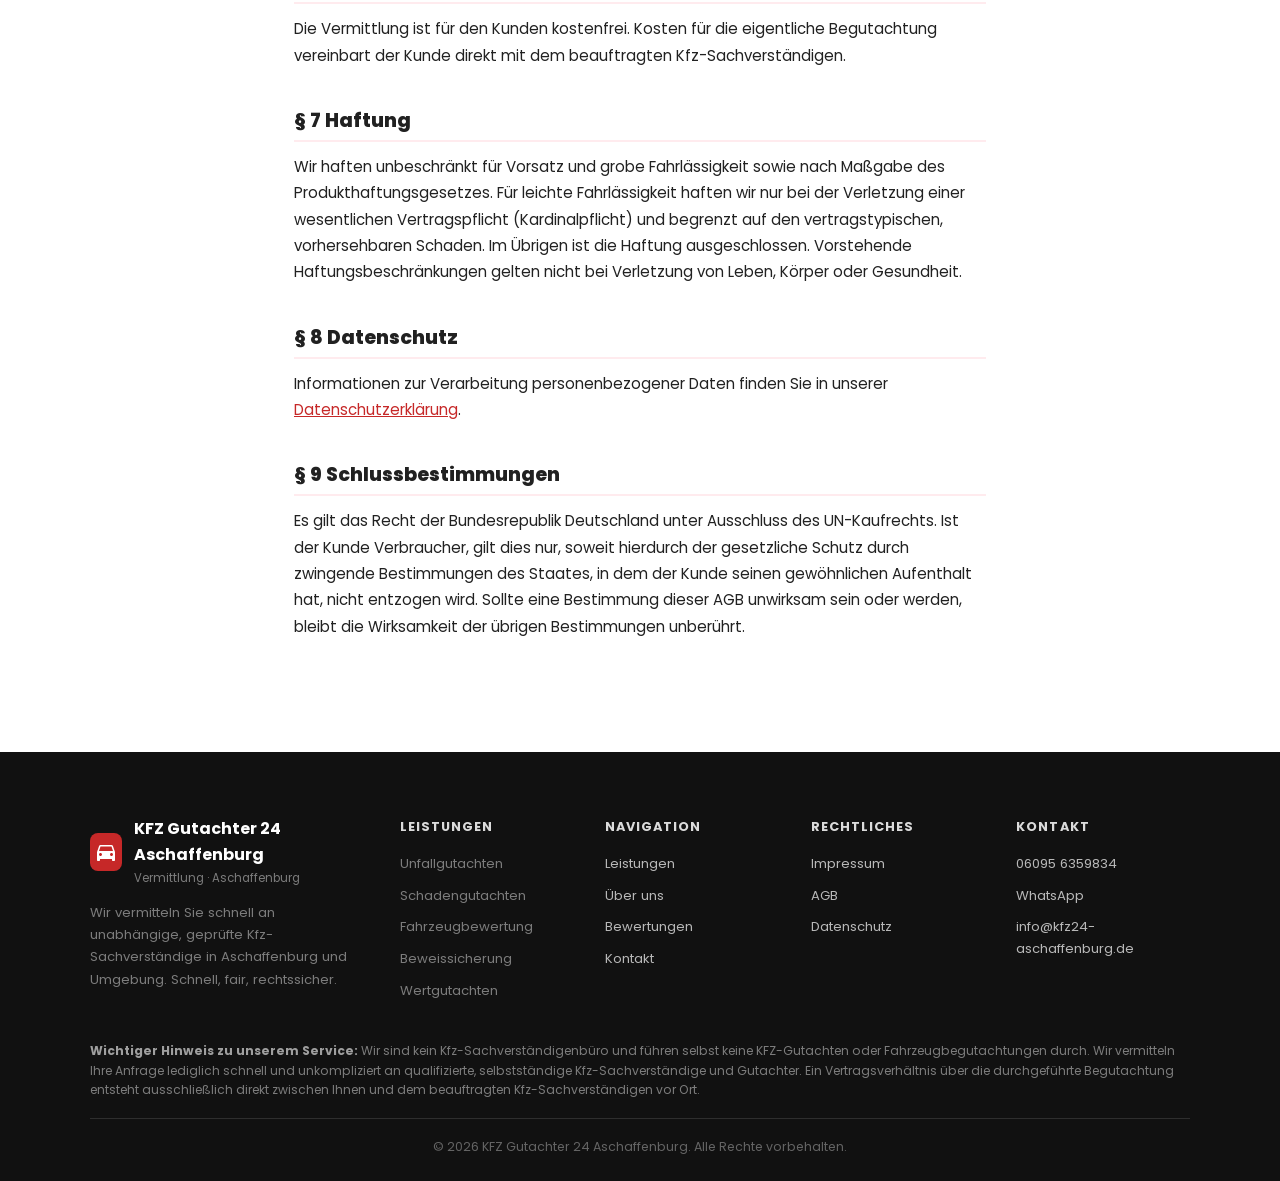
<file: agb.html>
<!DOCTYPE html>
<html lang="de">
<head>
  <meta charset="UTF-8" />
  <meta name="viewport" content="width=device-width, initial-scale=1.0" />
  <meta name="description" content="Allgemeine Geschäftsbedingungen (AGB) des Vermittlungsservice von KFZ Gutachter 24 Aschaffenburg." />
  <title>AGB | KFZ Gutachter 24 Aschaffenburg</title>
  <link href="https://fonts.googleapis.com/css2?family=Poppins:wght@300;400;500;600;700;800&display=swap" rel="stylesheet" />
  <link href="style.css" rel="stylesheet" />
</head>
<body>

<!-- TOP BAR -->
<div class="topbar">
  <div class="topbar-item">
    <svg viewBox="0 0 24 24" style="width:14px;height:14px;fill:#fff;"><path d="M6.6 10.8c1.4 2.8 3.8 5.1 6.6 6.6l2.2-2.2c.3-.3.7-.4 1-.2 1.1.4 2.3.6 3.6.6.6 0 1 .4 1 1V20c0 .6-.4 1-1 1-9.4 0-17-7.6-17-17 0-.6.4-1 1-1h3.5c.6 0 1 .4 1 1 0 1.3.2 2.5.6 3.6.1.3 0 .7-.2 1L6.6 10.8z"/></svg>
    <a href="tel:060956359834">06095 6359834</a>
  </div>
  <div class="topbar-item">Mo – Sa: 09:00 – 18:00 Uhr</div>
  <div class="topbar-item">Aschaffenburg &amp; Umgebung</div>
</div>

<!-- NAV -->
<nav id="nav">
  <a href="index.html" class="nav-logo">
    <div class="nav-logo-icon">
      <svg viewBox="0 0 24 24"><path d="M18.92 6.01C18.72 5.42 18.16 5 17.5 5h-11c-.66 0-1.21.42-1.42 1.01L3 12v8c0 .55.45 1 1 1h1c.55 0 1-.45 1-1v-1h12v1c0 .55.45 1 1 1h1c.55 0 1-.45 1-1v-8l-2.08-5.99zM6.5 16c-.83 0-1.5-.67-1.5-1.5S5.67 13 6.5 13s1.5.67 1.5 1.5S7.33 16 6.5 16zm11 0c-.83 0-1.5-.67-1.5-1.5s.67-1.5 1.5-1.5 1.5.67 1.5 1.5-.67 1.5-1.5 1.5zM5 11l1.5-4.5h11L19 11H5z"/></svg>
    </div>
    <div class="nav-brand">
      <div class="nav-brand-name">KFZ Gutachter 24 Aschaffenburg</div>
      <div class="nav-brand-sub">Kfz-Sachverständiger · Aschaffenburg</div>
    </div>
  </a>

  <ul class="nav-links" id="navLinks">
    <li><a href="index.html#leistungen">Leistungen</a></li>
    <li><a href="index.html#galerie">Galerie</a></li>
    <li><a href="ueber-uns.html">Über uns</a></li>
    <li><a href="index.html#bewertungen">Bewertungen</a></li>
    <li><a href="index.html#kontakt">Kontakt</a></li>
    <li><a href="tel:060956359834" class="nav-cta">Jetzt anrufen</a></li>
  </ul>

  <button class="hamburger" id="hamburger" aria-label="Menü öffnen">
    <span></span><span></span><span></span>
  </button>
</nav>

<!-- AGB CONTENT -->
<div class="legal-page">
  <div class="section-label">Rechtliches</div>
  <h1>Allgemeine Geschäftsbedingungen (AGB)</h1>
  <p class="legal-updated">Stand: Juli 2026</p>

  <div class="legal-note">
    <strong>Wichtiger Hinweis:</strong> KFZ Gutachter 24 Aschaffenburg ist ein Vermittlungsservice. Wir erbringen selbst keine Kfz-Sachverständigenleistungen,
    sondern vermitteln Anfragen an unabhängige, selbstständige Kfz-Sachverständige. Der Vertrag über die eigentliche Begutachtung kommt ausschließlich
    zwischen Ihnen und dem beauftragten Kfz-Sachverständigen zustande.
  </div>

  <h2>§ 1 Geltungsbereich und Vertragspartner</h2>
  <p>
    Diese Allgemeinen Geschäftsbedingungen (nachfolgend „AGB") gelten für die Nutzung des Vermittlungsservice von KFZ Gutachter 24 Aschaffenburg,
    Sebastian Pasinski, Steigfeld 2a, 63856 Bessenbach (nachfolgend „wir" oder „Anbieter"), durch Verbraucher und Unternehmer (nachfolgend „Kunde").
  </p>

  <h2>§ 2 Leistungsbeschreibung</h2>
  <p>
    Wir betreiben eine Website, über die Kunden Anfragen zu KFZ-Gutachten (u. a. Unfallgutachten, Schadengutachten, Fahrzeugbewertungen,
    Beweissicherung, Wertgutachten) stellen können. Unsere Leistung besteht ausschließlich in der Vermittlung der Kundenanfrage an einen
    selbstständigen, unabhängigen Kfz-Sachverständigen aus unserem Partnernetzwerk. Wir selbst erbringen keine gutachterlichen Leistungen.
  </p>

  <h2>§ 3 Zustandekommen des Vermittlungs- und des Begutachtungsvertrags</h2>
  <p>
    Mit Absenden einer Anfrage (z. B. per Telefon, WhatsApp, E-Mail oder Kontaktformular) beauftragt der Kunde uns mit der Vermittlung an
    einen passenden Kfz-Sachverständigen. Ein Vertrag über die eigentliche Begutachtung des Fahrzeugs kommt ausschließlich zwischen dem
    Kunden und dem vermittelten Kfz-Sachverständigen zustande. Wir werden nicht Vertragspartei dieses Begutachtungsvertrags.
  </p>

  <h2>§ 4 Keine eigene Sachverständigenleistung</h2>
  <p>
    Wir sind kein Kfz-Sachverständigenbüro. Für die Qualität, Richtigkeit, Vollständigkeit und Rechtzeitigkeit der durch den vermittelten
    Sachverständigen erbrachten Begutachtung übernehmen wir keine Gewähr. Etwaige Mängel- oder Gewährleistungsansprüche im Zusammenhang mit
    der Begutachtung sind ausschließlich gegenüber dem beauftragten Kfz-Sachverständigen geltend zu machen.
  </p>

  <h2>§ 5 Pflichten des Kunden</h2>
  <p>
    Der Kunde verpflichtet sich, bei seiner Anfrage wahrheitsgemäße und vollständige Angaben zu machen (u. a. Art des Schadens, Fahrzeugdaten,
    Kontaktdaten, Adresse und Wunschtermin), damit eine passende Vermittlung erfolgen kann.
  </p>

  <h2>§ 6 Vergütung</h2>
  <p>
    Die Vermittlung ist für den Kunden kostenfrei. Kosten für die eigentliche Begutachtung vereinbart der Kunde direkt mit dem beauftragten
    Kfz-Sachverständigen.
  </p>

  <h2>§ 7 Haftung</h2>
  <p>
    Wir haften unbeschränkt für Vorsatz und grobe Fahrlässigkeit sowie nach Maßgabe des Produkthaftungsgesetzes. Für leichte Fahrlässigkeit
    haften wir nur bei der Verletzung einer wesentlichen Vertragspflicht (Kardinalpflicht) und begrenzt auf den vertragstypischen, vorhersehbaren
    Schaden. Im Übrigen ist die Haftung ausgeschlossen. Vorstehende Haftungsbeschränkungen gelten nicht bei Verletzung von Leben, Körper oder
    Gesundheit.
  </p>

  <h2>§ 8 Datenschutz</h2>
  <p>
    Informationen zur Verarbeitung personenbezogener Daten finden Sie in unserer <a href="datenschutz.html">Datenschutzerklärung</a>.
  </p>

  <h2>§ 9 Schlussbestimmungen</h2>
  <p>
    Es gilt das Recht der Bundesrepublik Deutschland unter Ausschluss des UN-Kaufrechts. Ist der Kunde Verbraucher, gilt dies nur, soweit
    hierdurch der gesetzliche Schutz durch zwingende Bestimmungen des Staates, in dem der Kunde seinen gewöhnlichen Aufenthalt hat, nicht
    entzogen wird. Sollte eine Bestimmung dieser AGB unwirksam sein oder werden, bleibt die Wirksamkeit der übrigen Bestimmungen unberührt.
  </p>
</div>

<!-- FOOTER -->
<footer>
  <div class="footer-grid">

    <div class="footer-col">
      <div class="footer-brand">
        <div class="nav-logo-icon">
          <svg viewBox="0 0 24 24"><path d="M18.92 6.01C18.72 5.42 18.16 5 17.5 5h-11c-.66 0-1.21.42-1.42 1.01L3 12v8c0 .55.45 1 1 1h1c.55 0 1-.45 1-1v-1h12v1c0 .55.45 1 1 1h1c.55 0 1-.45 1-1v-8l-2.08-5.99zM6.5 16c-.83 0-1.5-.67-1.5-1.5S5.67 13 6.5 13s1.5.67 1.5 1.5S7.33 16 6.5 16zm11 0c-.83 0-1.5-.67-1.5-1.5s.67-1.5 1.5-1.5 1.5.67 1.5 1.5-.67 1.5-1.5 1.5zM5 11l1.5-4.5h11L19 11H5z"/></svg>
        </div>
        <div>
          <div class="footer-brand-name">KFZ Gutachter 24 Aschaffenburg</div>
          <div class="footer-brand-sub">Vermittlung · Aschaffenburg</div>
        </div>
      </div>
      <p>Wir vermitteln Sie schnell an unabhängige, geprüfte Kfz-Sachverständige in Aschaffenburg und Umgebung. Schnell, fair, rechtssicher.</p>
    </div>

    <div class="footer-col">
      <h4>Leistungen</h4>
      <ul>
        <li>Unfallgutachten</li>
        <li>Schadengutachten</li>
        <li>Fahrzeugbewertung</li>
        <li>Beweissicherung</li>
        <li>Wertgutachten</li>
      </ul>
    </div>

    <div class="footer-col">
      <h4>Navigation</h4>
      <ul>
        <li><a href="index.html#leistungen">Leistungen</a></li>
        <li><a href="ueber-uns.html">Über uns</a></li>
        <li><a href="index.html#bewertungen">Bewertungen</a></li>
        <li><a href="index.html#kontakt">Kontakt</a></li>
      </ul>
    </div>

    <div class="footer-col">
      <h4>Rechtliches</h4>
      <ul>
        <li><a href="impressum.html">Impressum</a></li>
        <li><a href="agb.html">AGB</a></li>
        <li><a href="datenschutz.html">Datenschutz</a></li>
      </ul>
    </div>

    <div class="footer-col">
      <h4>Kontakt</h4>
      <ul>
        <li><a href="tel:060956359834">06095 6359834</a></li>
        <li><a href="https://wa.me/4915733694649" target="_blank" rel="noopener">WhatsApp</a></li>
        <li><a href="mailto:info@kfz24-aschaffenburg.de">info@kfz24-aschaffenburg.de</a></li>
      </ul>
    </div>

  </div>

  <div class="legal-notice">
    <strong>Wichtiger Hinweis zu unserem Service:</strong> Wir sind kein Kfz-Sachverständigenbüro und führen selbst keine KFZ-Gutachten oder Fahrzeugbegutachtungen durch. Wir vermitteln Ihre Anfrage lediglich schnell und unkompliziert an qualifizierte, selbstständige Kfz-Sachverständige und Gutachter. Ein Vertragsverhältnis über die durchgeführte Begutachtung entsteht ausschließlich direkt zwischen Ihnen und dem beauftragten Kfz-Sachverständigen vor Ort.
  </div>

  <div class="footer-bottom">
    &copy; 2026 KFZ Gutachter 24 Aschaffenburg. Alle Rechte vorbehalten.
  </div>
</footer>

<!-- FLOATING BUTTONS -->
<a href="tel:060956359834" class="phone-float" title="Jetzt anrufen">
  <svg viewBox="0 0 24 24"><path d="M6.6 10.8c1.4 2.8 3.8 5.1 6.6 6.6l2.2-2.2c.3-.3.7-.4 1-.2 1.1.4 2.3.6 3.6.6.6 0 1 .4 1 1V20c0 .6-.4 1-1 1-9.4 0-17-7.6-17-17 0-.6.4-1 1-1h3.5c.6 0 1 .4 1 1 0 1.3.2 2.5.6 3.6.1.3 0 .7-.2 1L6.6 10.8z"/></svg>
</a>
<a href="https://wa.me/4915733694649" target="_blank" rel="noopener" class="whatsapp-float" title="WhatsApp schreiben">
  <svg viewBox="0 0 24 24"><path d="M12.04 2C6.58 2 2.13 6.45 2.13 11.91c0 1.75.46 3.45 1.32 4.95L2.05 22l5.25-1.38a9.9 9.9 0 0 0 4.74 1.21h.01c5.46 0 9.9-4.45 9.9-9.91 0-2.65-1.03-5.14-2.9-7.01A9.82 9.82 0 0 0 12.04 2zm0 18.13a8.2 8.2 0 0 1-4.19-1.15l-.3-.18-3.12.82.83-3.04-.2-.31a8.22 8.22 0 0 1-1.26-4.38c0-4.54 3.7-8.24 8.25-8.24 2.2 0 4.27.86 5.83 2.42a8.18 8.18 0 0 1 2.41 5.83c0 4.55-3.7 8.23-8.25 8.23zm4.52-6.16c-.25-.12-1.47-.72-1.7-.81-.23-.08-.39-.12-.56.13-.17.25-.64.81-.79.97-.14.17-.29.19-.54.06-.25-.12-1.04-.38-1.99-1.22-.73-.66-1.23-1.46-1.37-1.71-.14-.25-.02-.38.11-.51.11-.11.25-.29.37-.43.12-.15.16-.25.25-.42.08-.17.04-.31-.02-.44-.06-.12-.56-1.36-.77-1.86-.2-.48-.41-.42-.56-.43-.14-.01-.31-.01-.48-.01-.17 0-.44.06-.67.31-.23.25-.87.86-.87 2.09 0 1.23.9 2.42 1.02 2.59.12.17 1.77 2.7 4.28 3.79.6.26 1.06.41 1.43.53.6.19 1.15.16 1.58.1.48-.07 1.47-.6 1.68-1.18.21-.58.21-1.07.14-1.18-.07-.1-.23-.16-.48-.28z"/></svg>
</a>

<script>
  const hamburger = document.getElementById('hamburger');
  const navLinks  = document.getElementById('navLinks');
  hamburger.addEventListener('click', () => navLinks.classList.toggle('open'));
  navLinks.querySelectorAll('a').forEach(a =>
    a.addEventListener('click', () => navLinks.classList.remove('open'))
  );
</script>
</body>
</html>
</file>
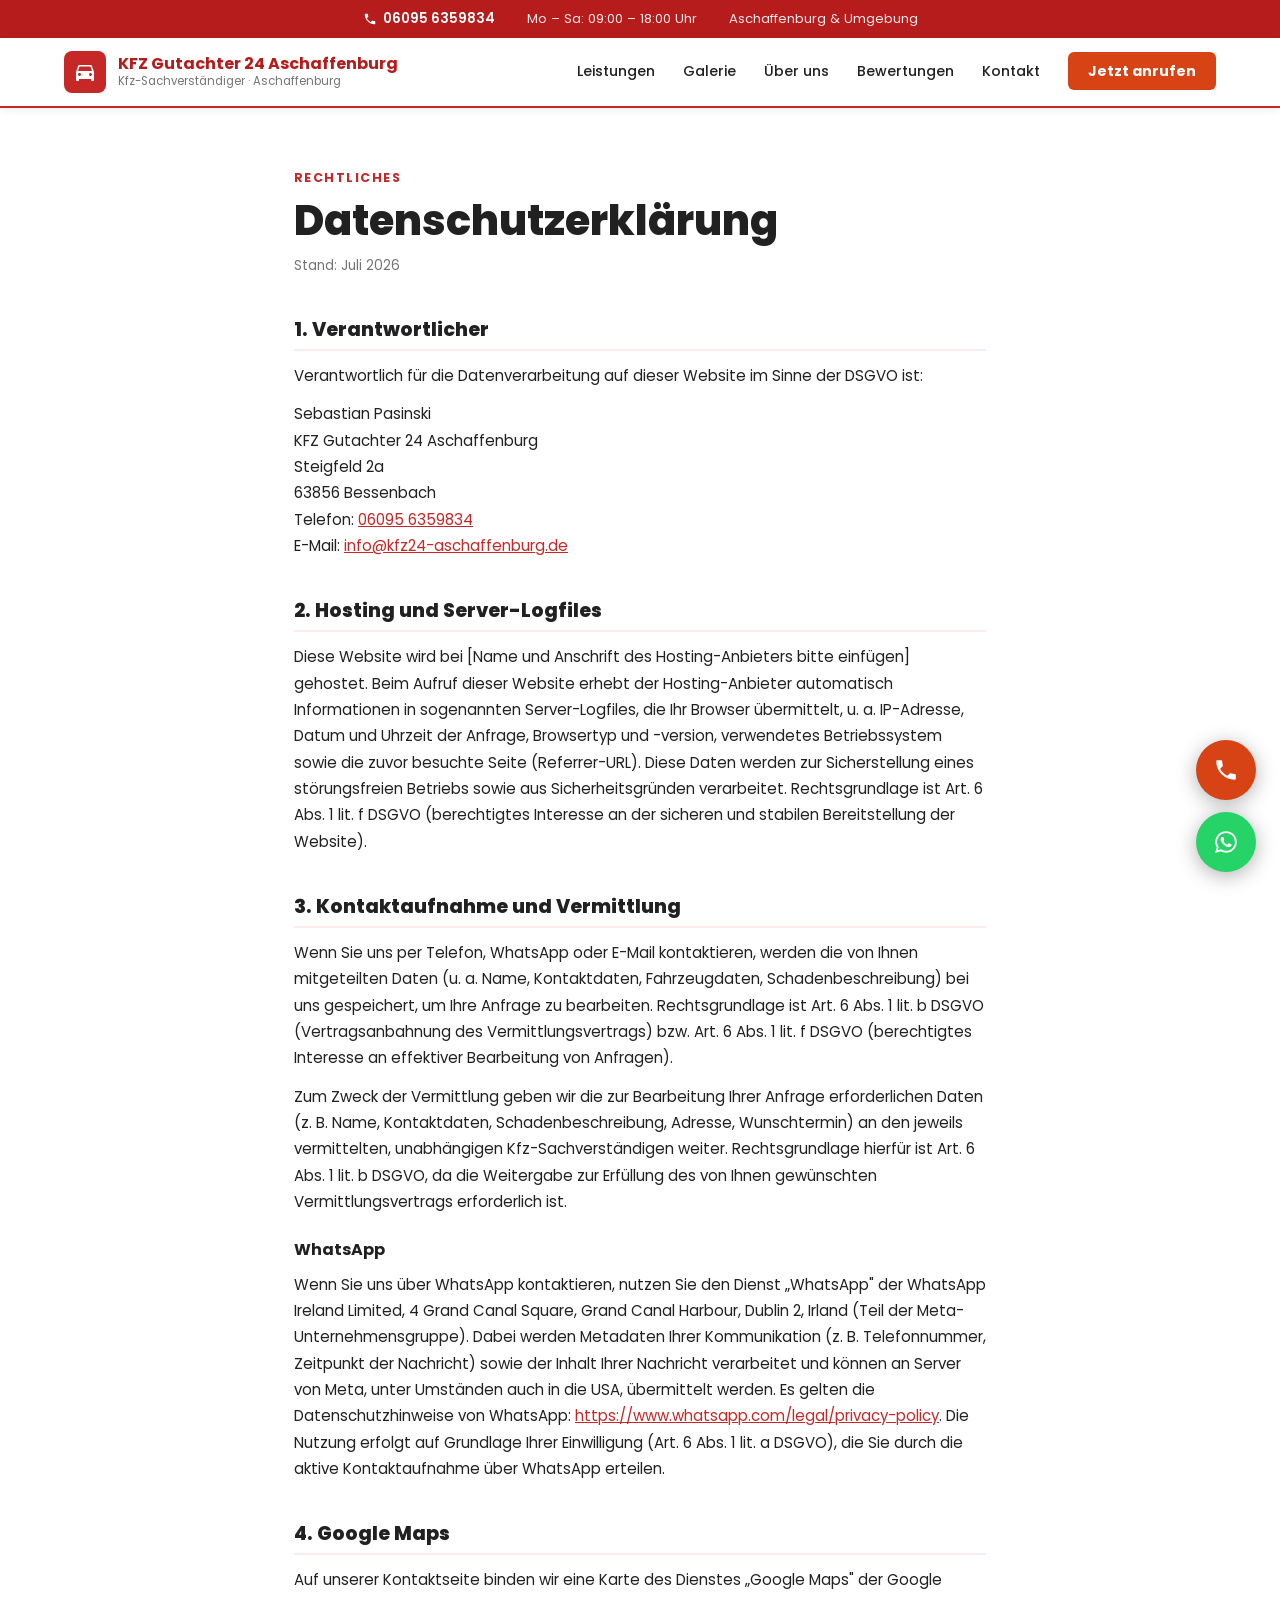
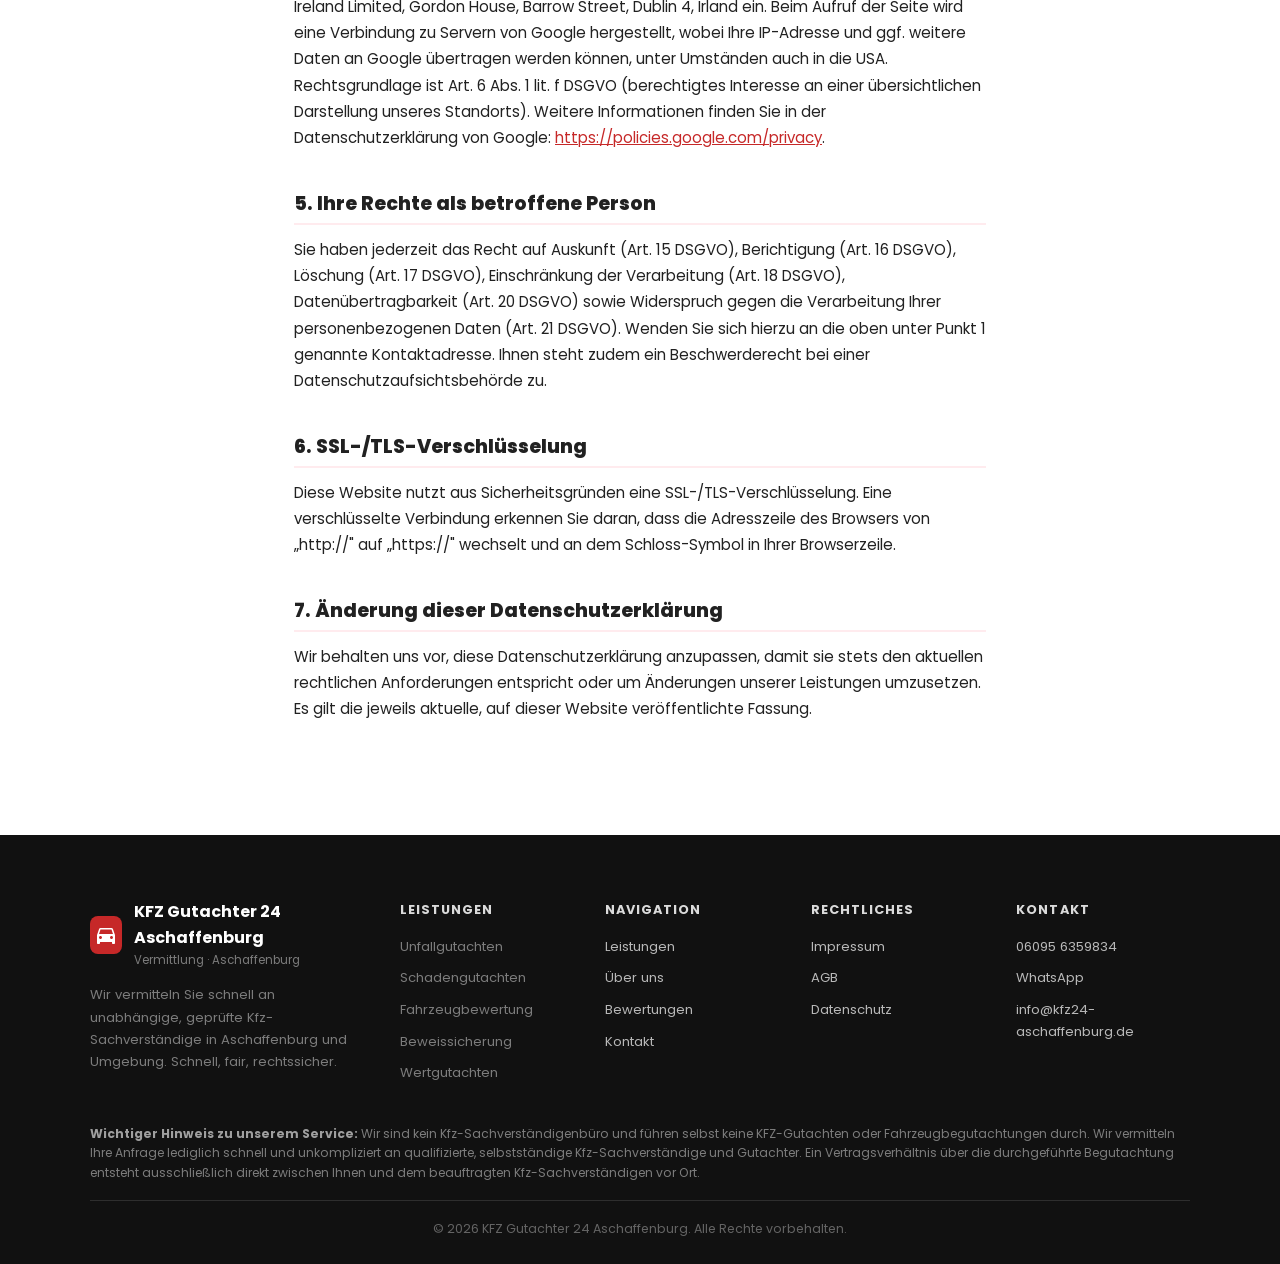
<file: datenschutz.html>
<!DOCTYPE html>
<html lang="de">
<head>
  <meta charset="UTF-8" />
  <meta name="viewport" content="width=device-width, initial-scale=1.0" />
  <meta name="description" content="Datenschutzerklärung von KFZ Gutachter 24 Aschaffenburg." />
  <title>Datenschutz | KFZ Gutachter 24 Aschaffenburg</title>
  <link href="https://fonts.googleapis.com/css2?family=Poppins:wght@300;400;500;600;700;800&display=swap" rel="stylesheet" />
  <link href="style.css" rel="stylesheet" />
</head>
<body>

<!-- TOP BAR -->
<div class="topbar">
  <div class="topbar-item">
    <svg viewBox="0 0 24 24" style="width:14px;height:14px;fill:#fff;"><path d="M6.6 10.8c1.4 2.8 3.8 5.1 6.6 6.6l2.2-2.2c.3-.3.7-.4 1-.2 1.1.4 2.3.6 3.6.6.6 0 1 .4 1 1V20c0 .6-.4 1-1 1-9.4 0-17-7.6-17-17 0-.6.4-1 1-1h3.5c.6 0 1 .4 1 1 0 1.3.2 2.5.6 3.6.1.3 0 .7-.2 1L6.6 10.8z"/></svg>
    <a href="tel:060956359834">06095 6359834</a>
  </div>
  <div class="topbar-item">Mo – Sa: 09:00 – 18:00 Uhr</div>
  <div class="topbar-item">Aschaffenburg &amp; Umgebung</div>
</div>

<!-- NAV -->
<nav id="nav">
  <a href="index.html" class="nav-logo">
    <div class="nav-logo-icon">
      <svg viewBox="0 0 24 24"><path d="M18.92 6.01C18.72 5.42 18.16 5 17.5 5h-11c-.66 0-1.21.42-1.42 1.01L3 12v8c0 .55.45 1 1 1h1c.55 0 1-.45 1-1v-1h12v1c0 .55.45 1 1 1h1c.55 0 1-.45 1-1v-8l-2.08-5.99zM6.5 16c-.83 0-1.5-.67-1.5-1.5S5.67 13 6.5 13s1.5.67 1.5 1.5S7.33 16 6.5 16zm11 0c-.83 0-1.5-.67-1.5-1.5s.67-1.5 1.5-1.5 1.5.67 1.5 1.5-.67 1.5-1.5 1.5zM5 11l1.5-4.5h11L19 11H5z"/></svg>
    </div>
    <div class="nav-brand">
      <div class="nav-brand-name">KFZ Gutachter 24 Aschaffenburg</div>
      <div class="nav-brand-sub">Kfz-Sachverständiger · Aschaffenburg</div>
    </div>
  </a>

  <ul class="nav-links" id="navLinks">
    <li><a href="index.html#leistungen">Leistungen</a></li>
    <li><a href="index.html#galerie">Galerie</a></li>
    <li><a href="ueber-uns.html">Über uns</a></li>
    <li><a href="index.html#bewertungen">Bewertungen</a></li>
    <li><a href="index.html#kontakt">Kontakt</a></li>
    <li><a href="tel:060956359834" class="nav-cta">Jetzt anrufen</a></li>
  </ul>

  <button class="hamburger" id="hamburger" aria-label="Menü öffnen">
    <span></span><span></span><span></span>
  </button>
</nav>

<!-- DATENSCHUTZ CONTENT -->
<div class="legal-page">
  <div class="section-label">Rechtliches</div>
  <h1>Datenschutzerklärung</h1>
  <p class="legal-updated">Stand: Juli 2026</p>

  <h2>1. Verantwortlicher</h2>
  <p>Verantwortlich für die Datenverarbeitung auf dieser Website im Sinne der DSGVO ist:</p>
  <p>
    Sebastian Pasinski<br>
    KFZ Gutachter 24 Aschaffenburg<br>
    Steigfeld 2a<br>
    63856 Bessenbach<br>
    Telefon: <a href="tel:060956359834">06095 6359834</a><br>
    E-Mail: <a href="mailto:info@kfz24-aschaffenburg.de">info@kfz24-aschaffenburg.de</a>
  </p>

  <h2>2. Hosting und Server-Logfiles</h2>
  <p>
    Diese Website wird bei [Name und Anschrift des Hosting-Anbieters bitte einfügen] gehostet. Beim Aufruf dieser Website erhebt der
    Hosting-Anbieter automatisch Informationen in sogenannten Server-Logfiles, die Ihr Browser übermittelt, u. a. IP-Adresse, Datum und
    Uhrzeit der Anfrage, Browsertyp und -version, verwendetes Betriebssystem sowie die zuvor besuchte Seite (Referrer-URL). Diese Daten
    werden zur Sicherstellung eines störungsfreien Betriebs sowie aus Sicherheitsgründen verarbeitet. Rechtsgrundlage ist Art. 6 Abs. 1
    lit. f DSGVO (berechtigtes Interesse an der sicheren und stabilen Bereitstellung der Website).
  </p>

  <h2>3. Kontaktaufnahme und Vermittlung</h2>
  <p>
    Wenn Sie uns per Telefon, WhatsApp oder E-Mail kontaktieren, werden die von Ihnen mitgeteilten Daten (u. a. Name, Kontaktdaten,
    Fahrzeugdaten, Schadenbeschreibung) bei uns gespeichert, um Ihre Anfrage zu bearbeiten. Rechtsgrundlage ist Art. 6 Abs. 1 lit. b DSGVO
    (Vertragsanbahnung des Vermittlungsvertrags) bzw. Art. 6 Abs. 1 lit. f DSGVO (berechtigtes Interesse an effektiver Bearbeitung von Anfragen).
  </p>
  <p>
    Zum Zweck der Vermittlung geben wir die zur Bearbeitung Ihrer Anfrage erforderlichen Daten (z. B. Name, Kontaktdaten, Schadenbeschreibung,
    Adresse, Wunschtermin) an den jeweils vermittelten, unabhängigen Kfz-Sachverständigen weiter. Rechtsgrundlage hierfür ist Art. 6 Abs. 1
    lit. b DSGVO, da die Weitergabe zur Erfüllung des von Ihnen gewünschten Vermittlungsvertrags erforderlich ist.
  </p>

  <h3>WhatsApp</h3>
  <p>
    Wenn Sie uns über WhatsApp kontaktieren, nutzen Sie den Dienst „WhatsApp" der WhatsApp Ireland Limited, 4 Grand Canal Square, Grand
    Canal Harbour, Dublin 2, Irland (Teil der Meta-Unternehmensgruppe). Dabei werden Metadaten Ihrer Kommunikation (z. B. Telefonnummer,
    Zeitpunkt der Nachricht) sowie der Inhalt Ihrer Nachricht verarbeitet und können an Server von Meta, unter Umständen auch in die USA,
    übermittelt werden. Es gelten die Datenschutzhinweise von WhatsApp:
    <a href="https://www.whatsapp.com/legal/privacy-policy" target="_blank" rel="noopener">https://www.whatsapp.com/legal/privacy-policy</a>.
    Die Nutzung erfolgt auf Grundlage Ihrer Einwilligung (Art. 6 Abs. 1 lit. a DSGVO), die Sie durch die aktive Kontaktaufnahme über
    WhatsApp erteilen.
  </p>

  <h2>4. Google Maps</h2>
  <p>
    Auf unserer Kontaktseite binden wir eine Karte des Dienstes „Google Maps" der Google Ireland Limited, Gordon House, Barrow Street,
    Dublin 4, Irland ein. Beim Aufruf der Seite wird eine Verbindung zu Servern von Google hergestellt, wobei Ihre IP-Adresse und ggf.
    weitere Daten an Google übertragen werden können, unter Umständen auch in die USA. Rechtsgrundlage ist Art. 6 Abs. 1 lit. f DSGVO
    (berechtigtes Interesse an einer übersichtlichen Darstellung unseres Standorts). Weitere Informationen finden Sie in der
    Datenschutzerklärung von Google: <a href="https://policies.google.com/privacy" target="_blank" rel="noopener">https://policies.google.com/privacy</a>.
  </p>

  <h2>5. Ihre Rechte als betroffene Person</h2>
  <p>
    Sie haben jederzeit das Recht auf Auskunft (Art. 15 DSGVO), Berichtigung (Art. 16 DSGVO), Löschung (Art. 17 DSGVO), Einschränkung der
    Verarbeitung (Art. 18 DSGVO), Datenübertragbarkeit (Art. 20 DSGVO) sowie Widerspruch gegen die Verarbeitung Ihrer personenbezogenen
    Daten (Art. 21 DSGVO). Wenden Sie sich hierzu an die oben unter Punkt 1 genannte Kontaktadresse. Ihnen steht zudem ein Beschwerderecht
    bei einer Datenschutzaufsichtsbehörde zu.
  </p>

  <h2>6. SSL-/TLS-Verschlüsselung</h2>
  <p>
    Diese Website nutzt aus Sicherheitsgründen eine SSL-/TLS-Verschlüsselung. Eine verschlüsselte Verbindung erkennen Sie daran, dass die
    Adresszeile des Browsers von „http://" auf „https://" wechselt und an dem Schloss-Symbol in Ihrer Browserzeile.
  </p>

  <h2>7. Änderung dieser Datenschutzerklärung</h2>
  <p>
    Wir behalten uns vor, diese Datenschutzerklärung anzupassen, damit sie stets den aktuellen rechtlichen Anforderungen entspricht oder um
    Änderungen unserer Leistungen umzusetzen. Es gilt die jeweils aktuelle, auf dieser Website veröffentlichte Fassung.
  </p>
</div>

<!-- FOOTER -->
<footer>
  <div class="footer-grid">

    <div class="footer-col">
      <div class="footer-brand">
        <div class="nav-logo-icon">
          <svg viewBox="0 0 24 24"><path d="M18.92 6.01C18.72 5.42 18.16 5 17.5 5h-11c-.66 0-1.21.42-1.42 1.01L3 12v8c0 .55.45 1 1 1h1c.55 0 1-.45 1-1v-1h12v1c0 .55.45 1 1 1h1c.55 0 1-.45 1-1v-8l-2.08-5.99zM6.5 16c-.83 0-1.5-.67-1.5-1.5S5.67 13 6.5 13s1.5.67 1.5 1.5S7.33 16 6.5 16zm11 0c-.83 0-1.5-.67-1.5-1.5s.67-1.5 1.5-1.5 1.5.67 1.5 1.5-.67 1.5-1.5 1.5zM5 11l1.5-4.5h11L19 11H5z"/></svg>
        </div>
        <div>
          <div class="footer-brand-name">KFZ Gutachter 24 Aschaffenburg</div>
          <div class="footer-brand-sub">Vermittlung · Aschaffenburg</div>
        </div>
      </div>
      <p>Wir vermitteln Sie schnell an unabhängige, geprüfte Kfz-Sachverständige in Aschaffenburg und Umgebung. Schnell, fair, rechtssicher.</p>
    </div>

    <div class="footer-col">
      <h4>Leistungen</h4>
      <ul>
        <li>Unfallgutachten</li>
        <li>Schadengutachten</li>
        <li>Fahrzeugbewertung</li>
        <li>Beweissicherung</li>
        <li>Wertgutachten</li>
      </ul>
    </div>

    <div class="footer-col">
      <h4>Navigation</h4>
      <ul>
        <li><a href="index.html#leistungen">Leistungen</a></li>
        <li><a href="ueber-uns.html">Über uns</a></li>
        <li><a href="index.html#bewertungen">Bewertungen</a></li>
        <li><a href="index.html#kontakt">Kontakt</a></li>
      </ul>
    </div>

    <div class="footer-col">
      <h4>Rechtliches</h4>
      <ul>
        <li><a href="impressum.html">Impressum</a></li>
        <li><a href="agb.html">AGB</a></li>
        <li><a href="datenschutz.html">Datenschutz</a></li>
      </ul>
    </div>

    <div class="footer-col">
      <h4>Kontakt</h4>
      <ul>
        <li><a href="tel:060956359834">06095 6359834</a></li>
        <li><a href="https://wa.me/4915733694649" target="_blank" rel="noopener">WhatsApp</a></li>
        <li><a href="mailto:info@kfz24-aschaffenburg.de">info@kfz24-aschaffenburg.de</a></li>
      </ul>
    </div>

  </div>

  <div class="legal-notice">
    <strong>Wichtiger Hinweis zu unserem Service:</strong> Wir sind kein Kfz-Sachverständigenbüro und führen selbst keine KFZ-Gutachten oder Fahrzeugbegutachtungen durch. Wir vermitteln Ihre Anfrage lediglich schnell und unkompliziert an qualifizierte, selbstständige Kfz-Sachverständige und Gutachter. Ein Vertragsverhältnis über die durchgeführte Begutachtung entsteht ausschließlich direkt zwischen Ihnen und dem beauftragten Kfz-Sachverständigen vor Ort.
  </div>

  <div class="footer-bottom">
    &copy; 2026 KFZ Gutachter 24 Aschaffenburg. Alle Rechte vorbehalten.
  </div>
</footer>

<!-- FLOATING BUTTONS -->
<a href="tel:060956359834" class="phone-float" title="Jetzt anrufen">
  <svg viewBox="0 0 24 24"><path d="M6.6 10.8c1.4 2.8 3.8 5.1 6.6 6.6l2.2-2.2c.3-.3.7-.4 1-.2 1.1.4 2.3.6 3.6.6.6 0 1 .4 1 1V20c0 .6-.4 1-1 1-9.4 0-17-7.6-17-17 0-.6.4-1 1-1h3.5c.6 0 1 .4 1 1 0 1.3.2 2.5.6 3.6.1.3 0 .7-.2 1L6.6 10.8z"/></svg>
</a>
<a href="https://wa.me/4915733694649" target="_blank" rel="noopener" class="whatsapp-float" title="WhatsApp schreiben">
  <svg viewBox="0 0 24 24"><path d="M12.04 2C6.58 2 2.13 6.45 2.13 11.91c0 1.75.46 3.45 1.32 4.95L2.05 22l5.25-1.38a9.9 9.9 0 0 0 4.74 1.21h.01c5.46 0 9.9-4.45 9.9-9.91 0-2.65-1.03-5.14-2.9-7.01A9.82 9.82 0 0 0 12.04 2zm0 18.13a8.2 8.2 0 0 1-4.19-1.15l-.3-.18-3.12.82.83-3.04-.2-.31a8.22 8.22 0 0 1-1.26-4.38c0-4.54 3.7-8.24 8.25-8.24 2.2 0 4.27.86 5.83 2.42a8.18 8.18 0 0 1 2.41 5.83c0 4.55-3.7 8.23-8.25 8.23zm4.52-6.16c-.25-.12-1.47-.72-1.7-.81-.23-.08-.39-.12-.56.13-.17.25-.64.81-.79.97-.14.17-.29.19-.54.06-.25-.12-1.04-.38-1.99-1.22-.73-.66-1.23-1.46-1.37-1.71-.14-.25-.02-.38.11-.51.11-.11.25-.29.37-.43.12-.15.16-.25.25-.42.08-.17.04-.31-.02-.44-.06-.12-.56-1.36-.77-1.86-.2-.48-.41-.42-.56-.43-.14-.01-.31-.01-.48-.01-.17 0-.44.06-.67.31-.23.25-.87.86-.87 2.09 0 1.23.9 2.42 1.02 2.59.12.17 1.77 2.7 4.28 3.79.6.26 1.06.41 1.43.53.6.19 1.15.16 1.58.1.48-.07 1.47-.6 1.68-1.18.21-.58.21-1.07.14-1.18-.07-.1-.23-.16-.48-.28z"/></svg>
</a>

<script>
  const hamburger = document.getElementById('hamburger');
  const navLinks  = document.getElementById('navLinks');
  hamburger.addEventListener('click', () => navLinks.classList.toggle('open'));
  navLinks.querySelectorAll('a').forEach(a =>
    a.addEventListener('click', () => navLinks.classList.remove('open'))
  );
</script>
</body>
</html>
</file>
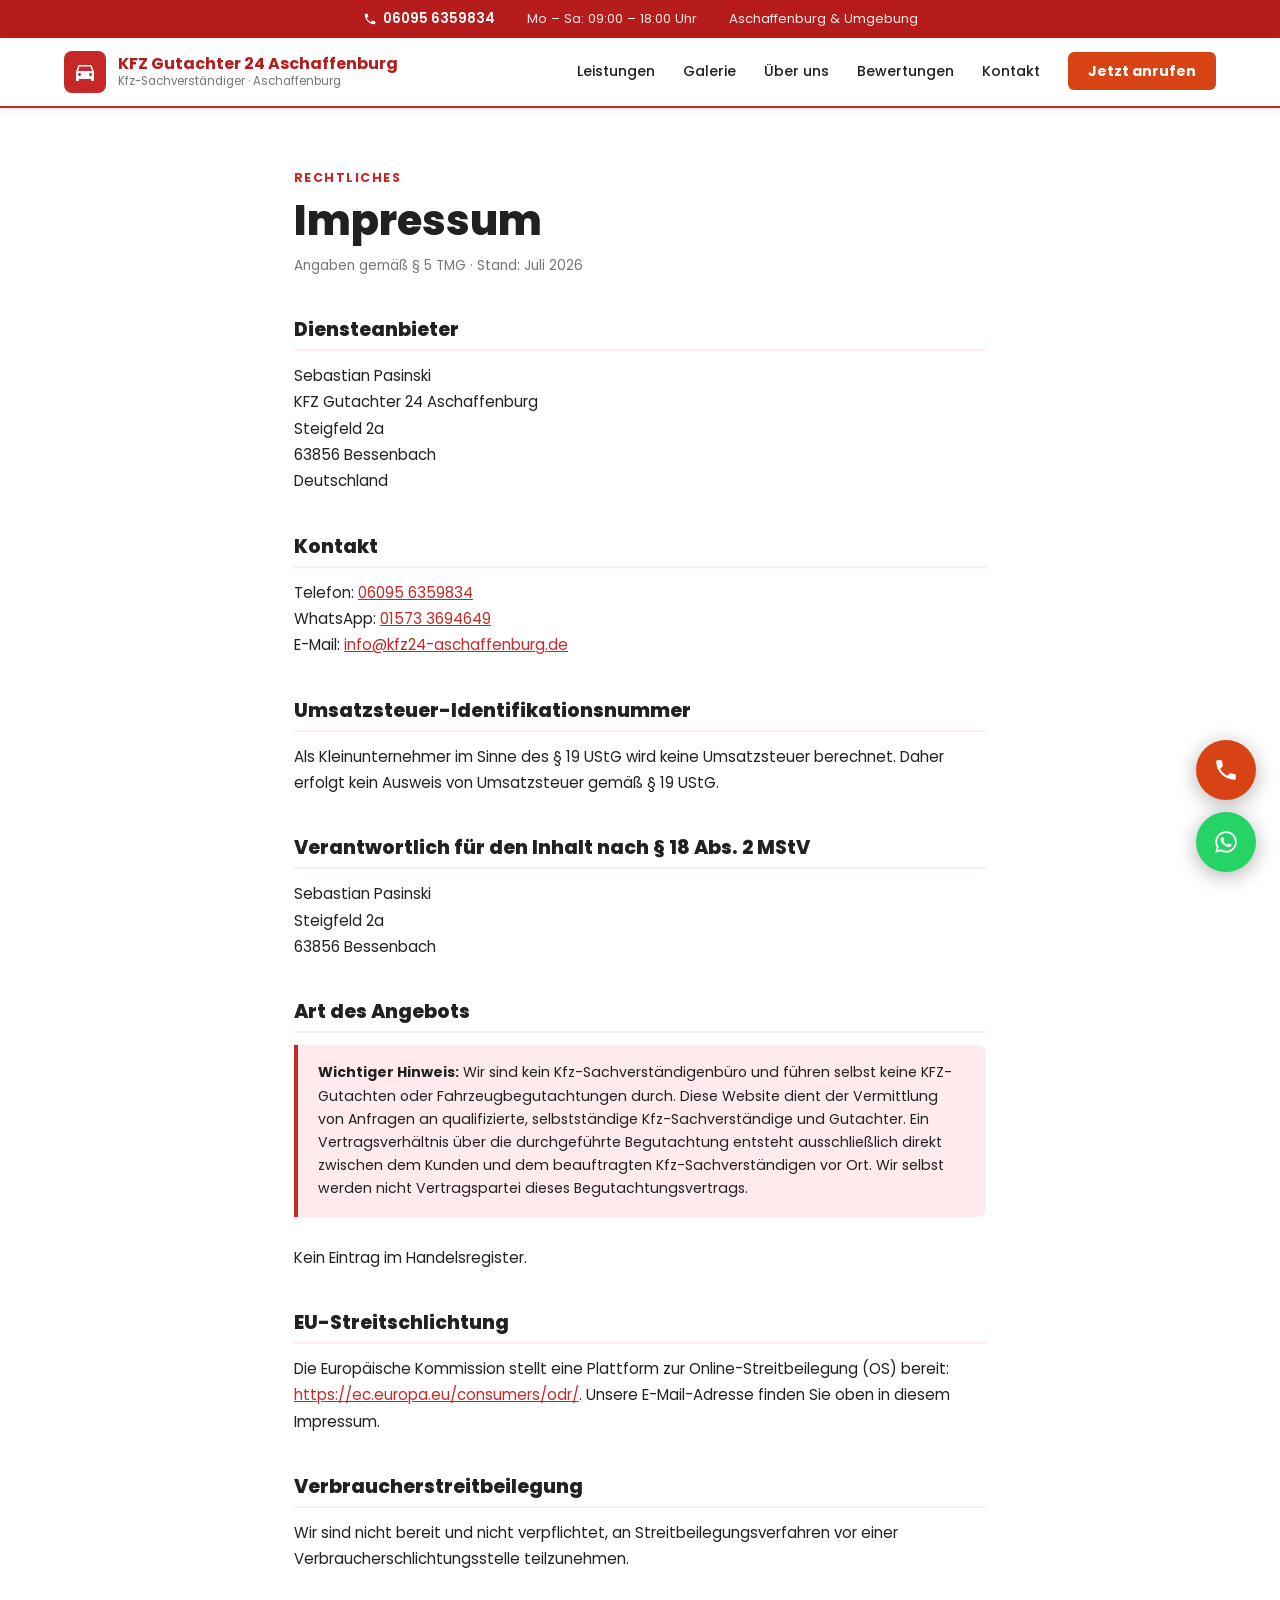
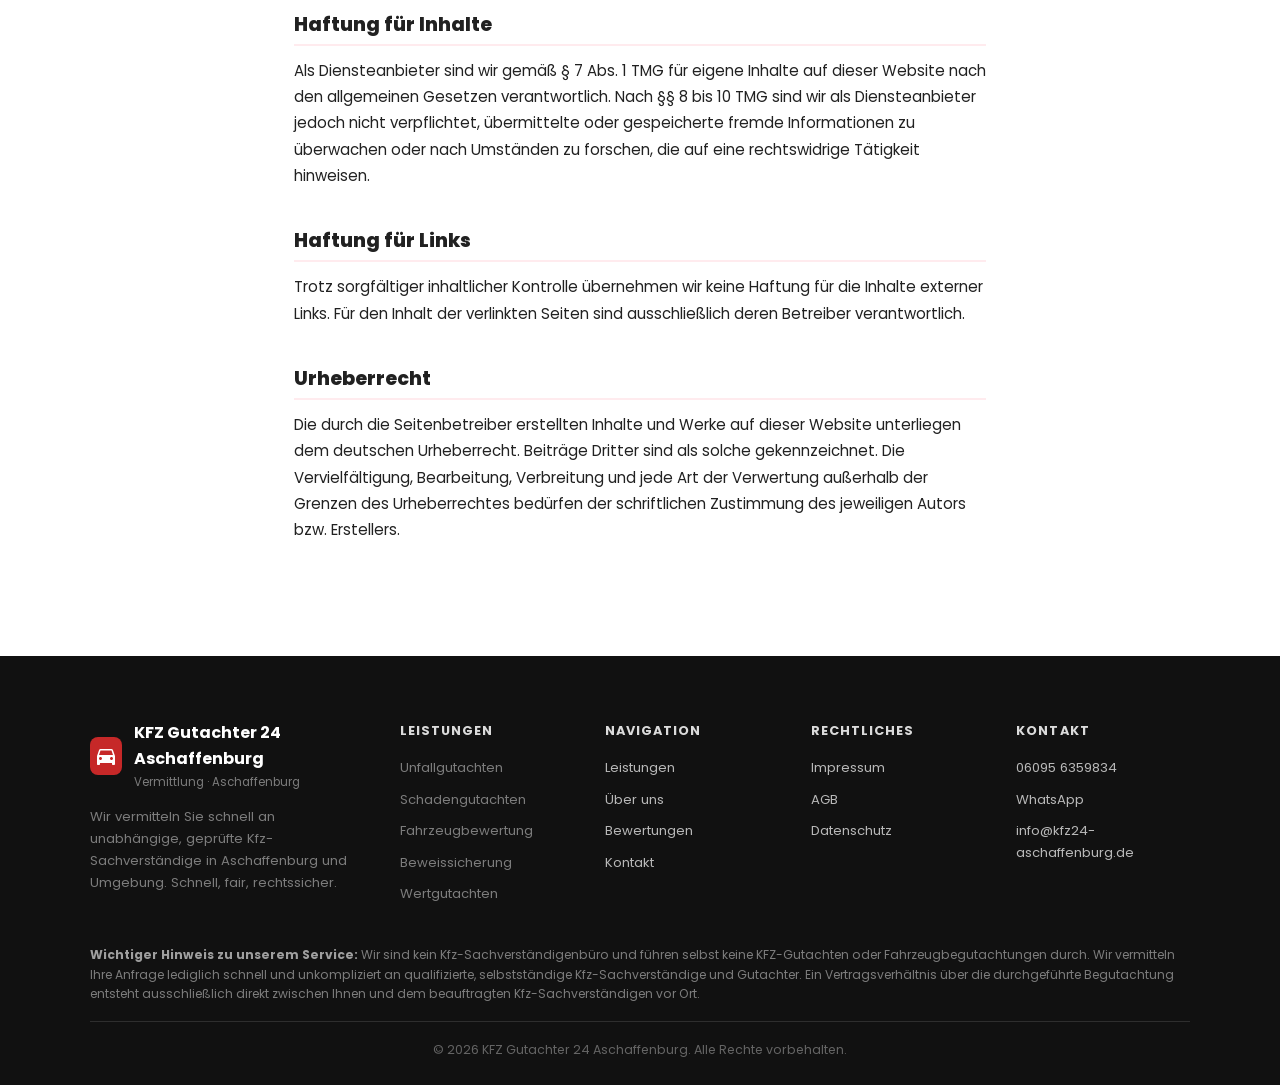
<file: impressum.html>
<!DOCTYPE html>
<html lang="de">
<head>
  <meta charset="UTF-8" />
  <meta name="viewport" content="width=device-width, initial-scale=1.0" />
  <meta name="description" content="Impressum von KFZ Gutachter 24 Aschaffenburg – Angaben gemäß § 5 TMG." />
  <title>Impressum | KFZ Gutachter 24 Aschaffenburg</title>
  <link href="https://fonts.googleapis.com/css2?family=Poppins:wght@300;400;500;600;700;800&display=swap" rel="stylesheet" />
  <link href="style.css" rel="stylesheet" />
</head>
<body>

<!-- TOP BAR -->
<div class="topbar">
  <div class="topbar-item">
    <svg viewBox="0 0 24 24" style="width:14px;height:14px;fill:#fff;"><path d="M6.6 10.8c1.4 2.8 3.8 5.1 6.6 6.6l2.2-2.2c.3-.3.7-.4 1-.2 1.1.4 2.3.6 3.6.6.6 0 1 .4 1 1V20c0 .6-.4 1-1 1-9.4 0-17-7.6-17-17 0-.6.4-1 1-1h3.5c.6 0 1 .4 1 1 0 1.3.2 2.5.6 3.6.1.3 0 .7-.2 1L6.6 10.8z"/></svg>
    <a href="tel:060956359834">06095 6359834</a>
  </div>
  <div class="topbar-item">Mo – Sa: 09:00 – 18:00 Uhr</div>
  <div class="topbar-item">Aschaffenburg &amp; Umgebung</div>
</div>

<!-- NAV -->
<nav id="nav">
  <a href="index.html" class="nav-logo">
    <div class="nav-logo-icon">
      <svg viewBox="0 0 24 24"><path d="M18.92 6.01C18.72 5.42 18.16 5 17.5 5h-11c-.66 0-1.21.42-1.42 1.01L3 12v8c0 .55.45 1 1 1h1c.55 0 1-.45 1-1v-1h12v1c0 .55.45 1 1 1h1c.55 0 1-.45 1-1v-8l-2.08-5.99zM6.5 16c-.83 0-1.5-.67-1.5-1.5S5.67 13 6.5 13s1.5.67 1.5 1.5S7.33 16 6.5 16zm11 0c-.83 0-1.5-.67-1.5-1.5s.67-1.5 1.5-1.5 1.5.67 1.5 1.5-.67 1.5-1.5 1.5zM5 11l1.5-4.5h11L19 11H5z"/></svg>
    </div>
    <div class="nav-brand">
      <div class="nav-brand-name">KFZ Gutachter 24 Aschaffenburg</div>
      <div class="nav-brand-sub">Kfz-Sachverständiger · Aschaffenburg</div>
    </div>
  </a>

  <ul class="nav-links" id="navLinks">
    <li><a href="index.html#leistungen">Leistungen</a></li>
    <li><a href="index.html#galerie">Galerie</a></li>
    <li><a href="ueber-uns.html">Über uns</a></li>
    <li><a href="index.html#bewertungen">Bewertungen</a></li>
    <li><a href="index.html#kontakt">Kontakt</a></li>
    <li><a href="tel:060956359834" class="nav-cta">Jetzt anrufen</a></li>
  </ul>

  <button class="hamburger" id="hamburger" aria-label="Menü öffnen">
    <span></span><span></span><span></span>
  </button>
</nav>

<!-- IMPRESSUM CONTENT -->
<div class="legal-page">
  <div class="section-label">Rechtliches</div>
  <h1>Impressum</h1>
  <p class="legal-updated">Angaben gemäß § 5 TMG · Stand: Juli 2026</p>

  <h2>Diensteanbieter</h2>
  <p>
    Sebastian Pasinski<br>
    KFZ Gutachter 24 Aschaffenburg<br>
    Steigfeld 2a<br>
    63856 Bessenbach<br>
    Deutschland
  </p>

  <h2>Kontakt</h2>
  <p>
    Telefon: <a href="tel:060956359834">06095 6359834</a><br>
    WhatsApp: <a href="https://wa.me/4915733694649" target="_blank" rel="noopener">01573 3694649</a><br>
    E-Mail: <a href="mailto:info@kfz24-aschaffenburg.de">info@kfz24-aschaffenburg.de</a>
  </p>

  <h2>Umsatzsteuer-Identifikationsnummer</h2>
  <p>Als Kleinunternehmer im Sinne des § 19 UStG wird keine Umsatzsteuer berechnet. Daher erfolgt kein Ausweis von Umsatzsteuer gemäß § 19 UStG.</p>

  <h2>Verantwortlich für den Inhalt nach § 18 Abs. 2 MStV</h2>
  <p>
    Sebastian Pasinski<br>
    Steigfeld 2a<br>
    63856 Bessenbach
  </p>

  <h2>Art des Angebots</h2>
  <div class="legal-note">
    <strong>Wichtiger Hinweis:</strong> Wir sind kein Kfz-Sachverständigenbüro und führen selbst keine KFZ-Gutachten oder Fahrzeugbegutachtungen durch.
    Diese Website dient der Vermittlung von Anfragen an qualifizierte, selbstständige Kfz-Sachverständige und Gutachter. Ein Vertragsverhältnis über die
    durchgeführte Begutachtung entsteht ausschließlich direkt zwischen dem Kunden und dem beauftragten Kfz-Sachverständigen vor Ort. Wir selbst werden
    nicht Vertragspartei dieses Begutachtungsvertrags.
  </div>
  <p>Kein Eintrag im Handelsregister.</p>

  <h2>EU-Streitschlichtung</h2>
  <p>
    Die Europäische Kommission stellt eine Plattform zur Online-Streitbeilegung (OS) bereit:
    <a href="https://ec.europa.eu/consumers/odr/" target="_blank" rel="noopener">https://ec.europa.eu/consumers/odr/</a>.
    Unsere E-Mail-Adresse finden Sie oben in diesem Impressum.
  </p>

  <h2>Verbraucherstreitbeilegung</h2>
  <p>Wir sind nicht bereit und nicht verpflichtet, an Streitbeilegungsverfahren vor einer Verbraucherschlichtungsstelle teilzunehmen.</p>

  <h2>Haftung für Inhalte</h2>
  <p>
    Als Diensteanbieter sind wir gemäß § 7 Abs. 1 TMG für eigene Inhalte auf dieser Website nach den allgemeinen Gesetzen verantwortlich.
    Nach §§ 8 bis 10 TMG sind wir als Diensteanbieter jedoch nicht verpflichtet, übermittelte oder gespeicherte fremde Informationen zu
    überwachen oder nach Umständen zu forschen, die auf eine rechtswidrige Tätigkeit hinweisen.
  </p>

  <h2>Haftung für Links</h2>
  <p>
    Trotz sorgfältiger inhaltlicher Kontrolle übernehmen wir keine Haftung für die Inhalte externer Links. Für den Inhalt der verlinkten
    Seiten sind ausschließlich deren Betreiber verantwortlich.
  </p>

  <h2>Urheberrecht</h2>
  <p>
    Die durch die Seitenbetreiber erstellten Inhalte und Werke auf dieser Website unterliegen dem deutschen Urheberrecht. Beiträge Dritter
    sind als solche gekennzeichnet. Die Vervielfältigung, Bearbeitung, Verbreitung und jede Art der Verwertung außerhalb der Grenzen des
    Urheberrechtes bedürfen der schriftlichen Zustimmung des jeweiligen Autors bzw. Erstellers.
  </p>
</div>

<!-- FOOTER -->
<footer>
  <div class="footer-grid">

    <div class="footer-col">
      <div class="footer-brand">
        <div class="nav-logo-icon">
          <svg viewBox="0 0 24 24"><path d="M18.92 6.01C18.72 5.42 18.16 5 17.5 5h-11c-.66 0-1.21.42-1.42 1.01L3 12v8c0 .55.45 1 1 1h1c.55 0 1-.45 1-1v-1h12v1c0 .55.45 1 1 1h1c.55 0 1-.45 1-1v-8l-2.08-5.99zM6.5 16c-.83 0-1.5-.67-1.5-1.5S5.67 13 6.5 13s1.5.67 1.5 1.5S7.33 16 6.5 16zm11 0c-.83 0-1.5-.67-1.5-1.5s.67-1.5 1.5-1.5 1.5.67 1.5 1.5-.67 1.5-1.5 1.5zM5 11l1.5-4.5h11L19 11H5z"/></svg>
        </div>
        <div>
          <div class="footer-brand-name">KFZ Gutachter 24 Aschaffenburg</div>
          <div class="footer-brand-sub">Vermittlung · Aschaffenburg</div>
        </div>
      </div>
      <p>Wir vermitteln Sie schnell an unabhängige, geprüfte Kfz-Sachverständige in Aschaffenburg und Umgebung. Schnell, fair, rechtssicher.</p>
    </div>

    <div class="footer-col">
      <h4>Leistungen</h4>
      <ul>
        <li>Unfallgutachten</li>
        <li>Schadengutachten</li>
        <li>Fahrzeugbewertung</li>
        <li>Beweissicherung</li>
        <li>Wertgutachten</li>
      </ul>
    </div>

    <div class="footer-col">
      <h4>Navigation</h4>
      <ul>
        <li><a href="index.html#leistungen">Leistungen</a></li>
        <li><a href="ueber-uns.html">Über uns</a></li>
        <li><a href="index.html#bewertungen">Bewertungen</a></li>
        <li><a href="index.html#kontakt">Kontakt</a></li>
      </ul>
    </div>

    <div class="footer-col">
      <h4>Rechtliches</h4>
      <ul>
        <li><a href="impressum.html">Impressum</a></li>
        <li><a href="agb.html">AGB</a></li>
        <li><a href="datenschutz.html">Datenschutz</a></li>
      </ul>
    </div>

    <div class="footer-col">
      <h4>Kontakt</h4>
      <ul>
        <li><a href="tel:060956359834">06095 6359834</a></li>
        <li><a href="https://wa.me/4915733694649" target="_blank" rel="noopener">WhatsApp</a></li>
        <li><a href="mailto:info@kfz24-aschaffenburg.de">info@kfz24-aschaffenburg.de</a></li>
      </ul>
    </div>

  </div>

  <div class="legal-notice">
    <strong>Wichtiger Hinweis zu unserem Service:</strong> Wir sind kein Kfz-Sachverständigenbüro und führen selbst keine KFZ-Gutachten oder Fahrzeugbegutachtungen durch. Wir vermitteln Ihre Anfrage lediglich schnell und unkompliziert an qualifizierte, selbstständige Kfz-Sachverständige und Gutachter. Ein Vertragsverhältnis über die durchgeführte Begutachtung entsteht ausschließlich direkt zwischen Ihnen und dem beauftragten Kfz-Sachverständigen vor Ort.
  </div>

  <div class="footer-bottom">
    &copy; 2026 KFZ Gutachter 24 Aschaffenburg. Alle Rechte vorbehalten.
  </div>
</footer>

<!-- FLOATING BUTTONS -->
<a href="tel:060956359834" class="phone-float" title="Jetzt anrufen">
  <svg viewBox="0 0 24 24"><path d="M6.6 10.8c1.4 2.8 3.8 5.1 6.6 6.6l2.2-2.2c.3-.3.7-.4 1-.2 1.1.4 2.3.6 3.6.6.6 0 1 .4 1 1V20c0 .6-.4 1-1 1-9.4 0-17-7.6-17-17 0-.6.4-1 1-1h3.5c.6 0 1 .4 1 1 0 1.3.2 2.5.6 3.6.1.3 0 .7-.2 1L6.6 10.8z"/></svg>
</a>
<a href="https://wa.me/4915733694649" target="_blank" rel="noopener" class="whatsapp-float" title="WhatsApp schreiben">
  <svg viewBox="0 0 24 24"><path d="M12.04 2C6.58 2 2.13 6.45 2.13 11.91c0 1.75.46 3.45 1.32 4.95L2.05 22l5.25-1.38a9.9 9.9 0 0 0 4.74 1.21h.01c5.46 0 9.9-4.45 9.9-9.91 0-2.65-1.03-5.14-2.9-7.01A9.82 9.82 0 0 0 12.04 2zm0 18.13a8.2 8.2 0 0 1-4.19-1.15l-.3-.18-3.12.82.83-3.04-.2-.31a8.22 8.22 0 0 1-1.26-4.38c0-4.54 3.7-8.24 8.25-8.24 2.2 0 4.27.86 5.83 2.42a8.18 8.18 0 0 1 2.41 5.83c0 4.55-3.7 8.23-8.25 8.23zm4.52-6.16c-.25-.12-1.47-.72-1.7-.81-.23-.08-.39-.12-.56.13-.17.25-.64.81-.79.97-.14.17-.29.19-.54.06-.25-.12-1.04-.38-1.99-1.22-.73-.66-1.23-1.46-1.37-1.71-.14-.25-.02-.38.11-.51.11-.11.25-.29.37-.43.12-.15.16-.25.25-.42.08-.17.04-.31-.02-.44-.06-.12-.56-1.36-.77-1.86-.2-.48-.41-.42-.56-.43-.14-.01-.31-.01-.48-.01-.17 0-.44.06-.67.31-.23.25-.87.86-.87 2.09 0 1.23.9 2.42 1.02 2.59.12.17 1.77 2.7 4.28 3.79.6.26 1.06.41 1.43.53.6.19 1.15.16 1.58.1.48-.07 1.47-.6 1.68-1.18.21-.58.21-1.07.14-1.18-.07-.1-.23-.16-.48-.28z"/></svg>
</a>

<script>
  const hamburger = document.getElementById('hamburger');
  const navLinks  = document.getElementById('navLinks');
  hamburger.addEventListener('click', () => navLinks.classList.toggle('open'));
  navLinks.querySelectorAll('a').forEach(a =>
    a.addEventListener('click', () => navLinks.classList.remove('open'))
  );
</script>
</body>
</html>
</file>
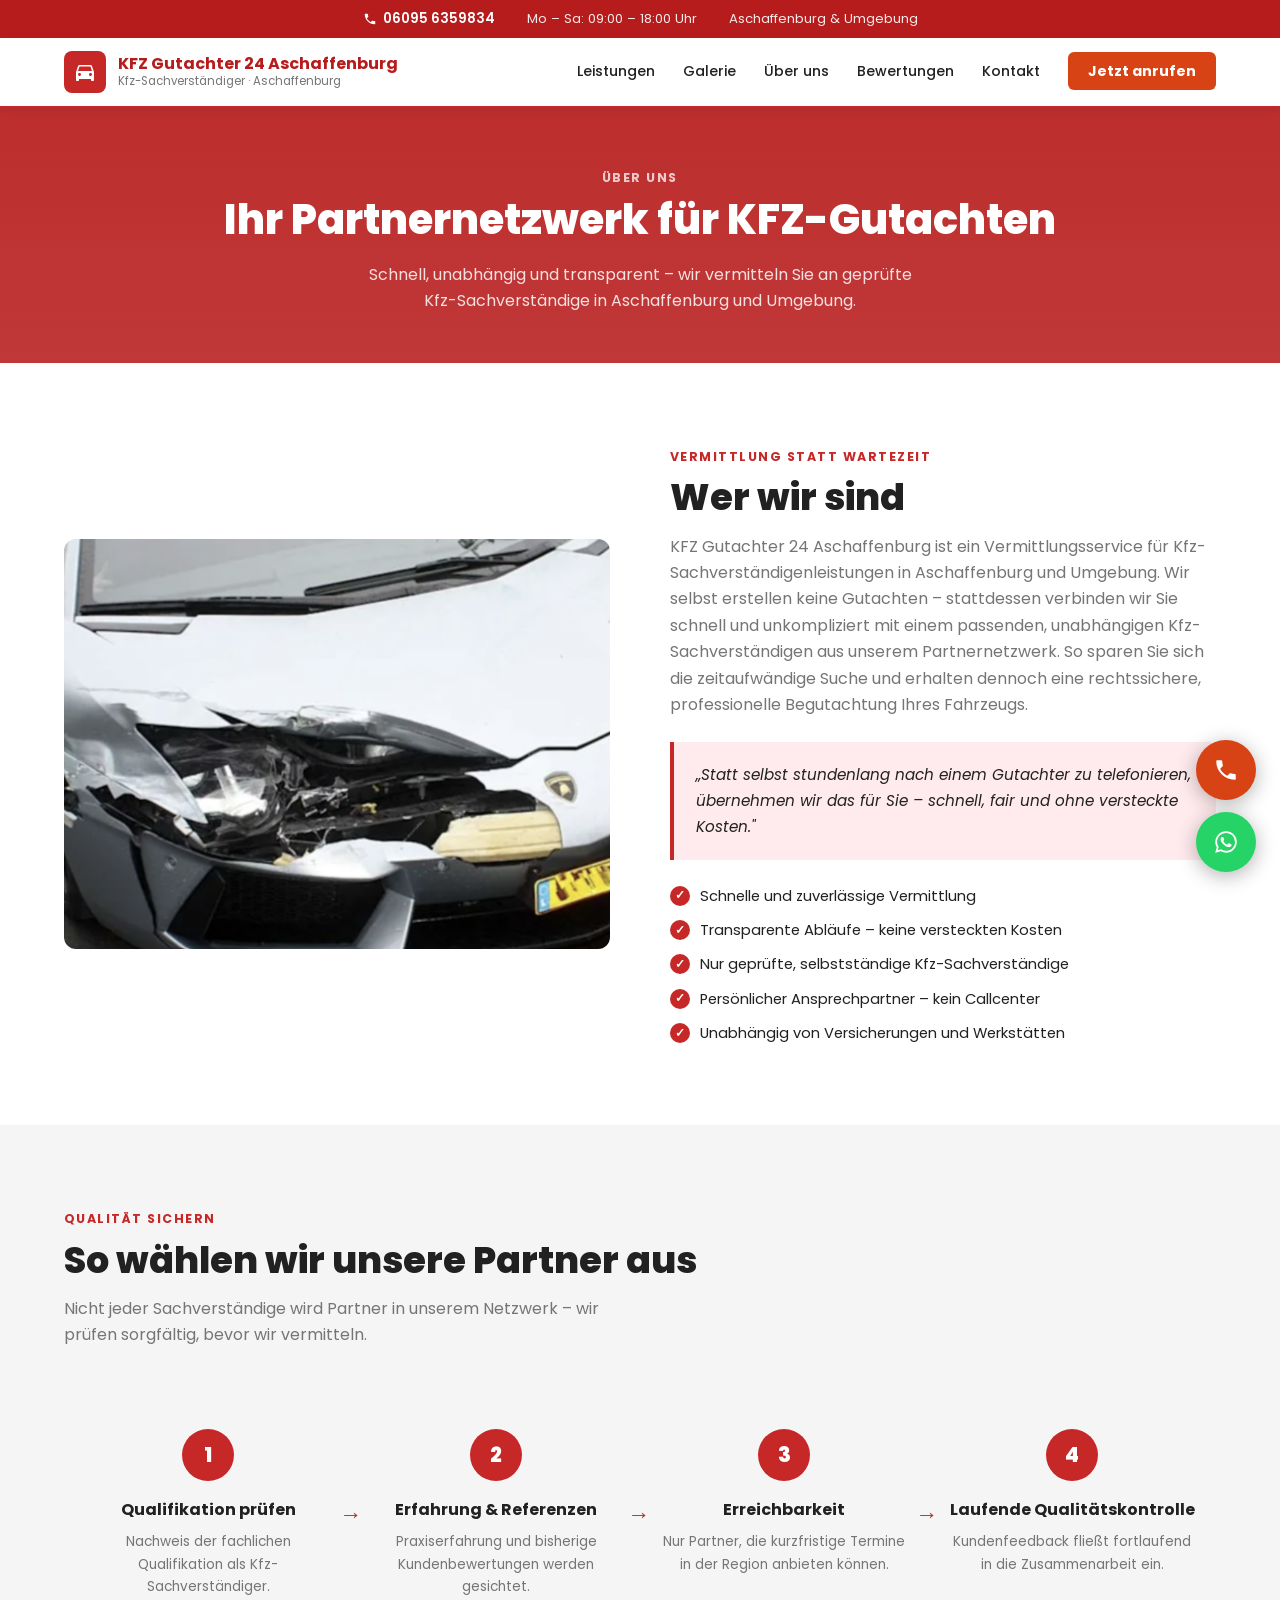
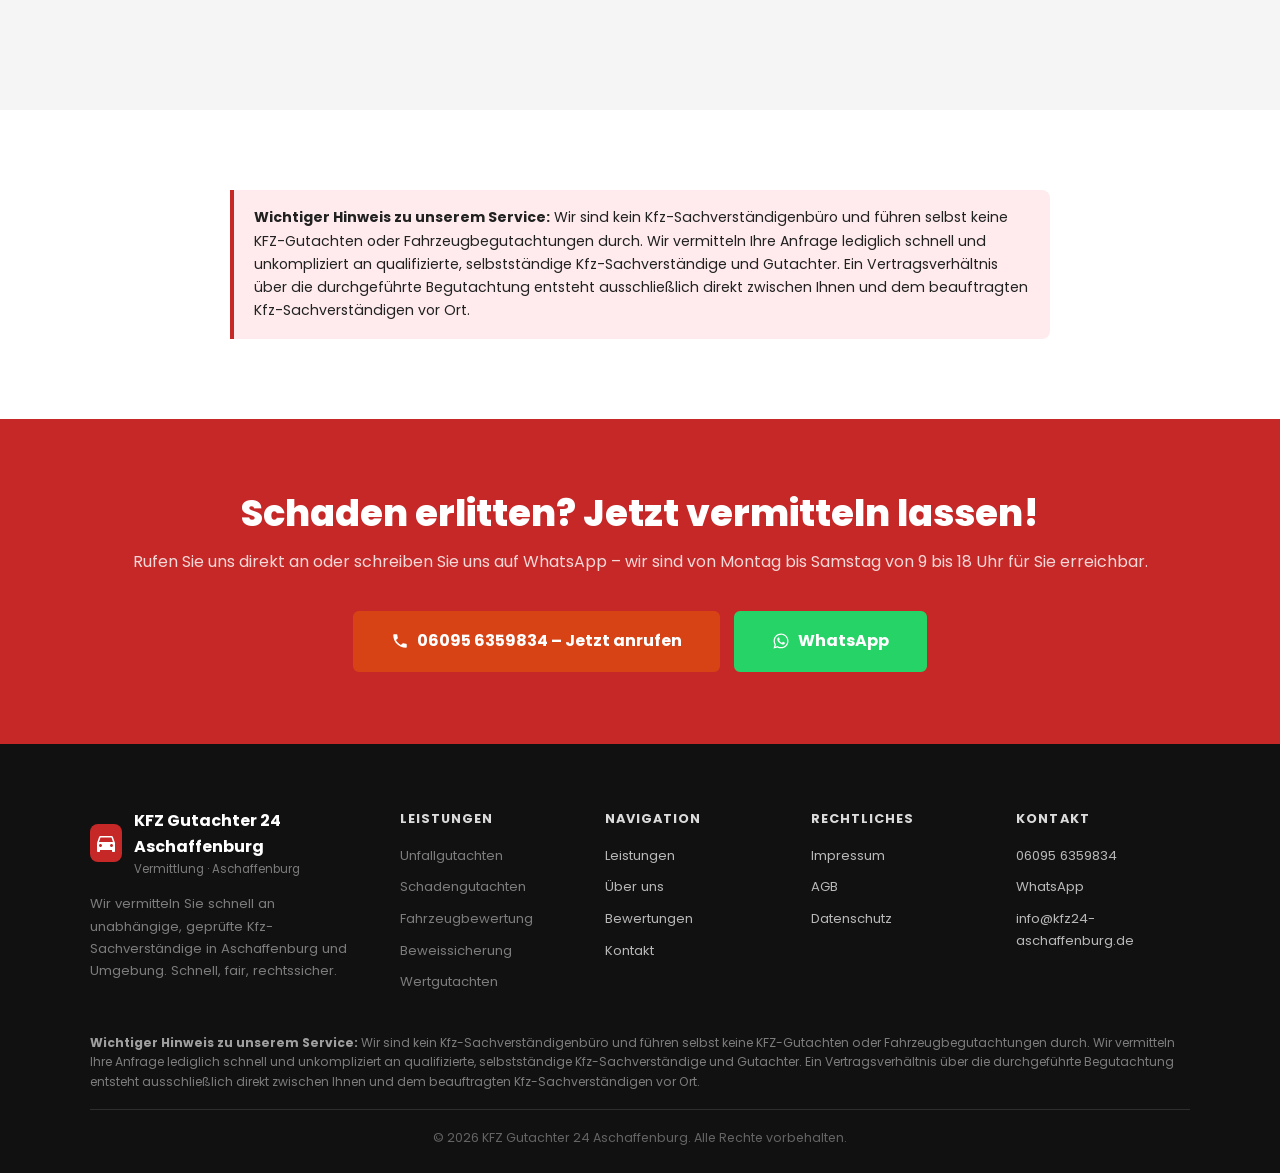
<file: ueber-uns.html>
<!DOCTYPE html>
<html lang="de">
<head>
  <meta charset="UTF-8" />
  <meta name="viewport" content="width=device-width, initial-scale=1.0" />
  <meta name="description" content="Über KFZ Gutachter 24 Aschaffenburg – wir vermitteln Sie schnell an geprüfte, unabhängige Kfz-Sachverständige in Aschaffenburg und Umgebung." />
  <title>Über uns | KFZ Gutachter 24 Aschaffenburg</title>
  <link href="https://fonts.googleapis.com/css2?family=Poppins:wght@300;400;500;600;700;800&display=swap" rel="stylesheet" />
  <link href="style.css" rel="stylesheet" />
</head>
<body>

<!-- TOP BAR -->
<div class="topbar">
  <div class="topbar-item">
    <svg viewBox="0 0 24 24" style="width:14px;height:14px;fill:#fff;"><path d="M6.6 10.8c1.4 2.8 3.8 5.1 6.6 6.6l2.2-2.2c.3-.3.7-.4 1-.2 1.1.4 2.3.6 3.6.6.6 0 1 .4 1 1V20c0 .6-.4 1-1 1-9.4 0-17-7.6-17-17 0-.6.4-1 1-1h3.5c.6 0 1 .4 1 1 0 1.3.2 2.5.6 3.6.1.3 0 .7-.2 1L6.6 10.8z"/></svg>
    <a href="tel:060956359834">06095 6359834</a>
  </div>
  <div class="topbar-item">Mo – Sa: 09:00 – 18:00 Uhr</div>
  <div class="topbar-item">Aschaffenburg &amp; Umgebung</div>
</div>

<!-- NAV -->
<nav id="nav">
  <a href="index.html" class="nav-logo">
    <div class="nav-logo-icon">
      <svg viewBox="0 0 24 24"><path d="M18.92 6.01C18.72 5.42 18.16 5 17.5 5h-11c-.66 0-1.21.42-1.42 1.01L3 12v8c0 .55.45 1 1 1h1c.55 0 1-.45 1-1v-1h12v1c0 .55.45 1 1 1h1c.55 0 1-.45 1-1v-8l-2.08-5.99zM6.5 16c-.83 0-1.5-.67-1.5-1.5S5.67 13 6.5 13s1.5.67 1.5 1.5S7.33 16 6.5 16zm11 0c-.83 0-1.5-.67-1.5-1.5s.67-1.5 1.5-1.5 1.5.67 1.5 1.5-.67 1.5-1.5 1.5zM5 11l1.5-4.5h11L19 11H5z"/></svg>
    </div>
    <div class="nav-brand">
      <div class="nav-brand-name">KFZ Gutachter 24 Aschaffenburg</div>
      <div class="nav-brand-sub">Kfz-Sachverständiger · Aschaffenburg</div>
    </div>
  </a>

  <ul class="nav-links" id="navLinks">
    <li><a href="index.html#leistungen">Leistungen</a></li>
    <li><a href="index.html#galerie">Galerie</a></li>
    <li><a href="ueber-uns.html">Über uns</a></li>
    <li><a href="index.html#bewertungen">Bewertungen</a></li>
    <li><a href="index.html#kontakt">Kontakt</a></li>
    <li><a href="tel:060956359834" class="nav-cta">Jetzt anrufen</a></li>
  </ul>

  <button class="hamburger" id="hamburger" aria-label="Menü öffnen">
    <span></span><span></span><span></span>
  </button>
</nav>

<!-- PAGE HERO -->
<div class="page-hero">
  <div class="section-label">Über uns</div>
  <h1>Ihr Partnernetzwerk für KFZ-Gutachten</h1>
  <p>Schnell, unabhängig und transparent – wir vermitteln Sie an geprüfte Kfz-Sachverständige in Aschaffenburg und Umgebung.</p>
</div>

<!-- WER WIR SIND -->
<section class="section">
  <div class="about-grid">

    <div class="about-img-box">
      <img src="unfall4.png" alt="KFZ Gutachter 24 Aschaffenburg" />
    </div>

    <div class="about-text">
      <div class="section-label">Vermittlung statt Wartezeit</div>
      <h2>Wer wir sind</h2>
      <p style="color:var(--muted);">
        KFZ Gutachter 24 Aschaffenburg ist ein Vermittlungsservice für Kfz-Sachverständigenleistungen in Aschaffenburg und Umgebung.
        Wir selbst erstellen keine Gutachten – stattdessen verbinden wir Sie schnell und unkompliziert mit einem passenden,
        unabhängigen Kfz-Sachverständigen aus unserem Partnernetzwerk. So sparen Sie sich die zeitaufwändige Suche und erhalten
        dennoch eine rechtssichere, professionelle Begutachtung Ihres Fahrzeugs.
      </p>
      <div class="about-quote">
        „Statt selbst stundenlang nach einem Gutachter zu telefonieren, übernehmen wir das für Sie – schnell, fair und ohne versteckte Kosten."
      </div>
      <ul class="checklist">
        <li>Schnelle und zuverlässige Vermittlung</li>
        <li>Transparente Abläufe – keine versteckten Kosten</li>
        <li>Nur geprüfte, selbstständige Kfz-Sachverständige</li>
        <li>Persönlicher Ansprechpartner – kein Callcenter</li>
        <li>Unabhängig von Versicherungen und Werkstätten</li>
      </ul>
    </div>

  </div>
</section>

<!-- WIE WIR AUSWÄHLEN -->
<section class="section section-grey">
  <div class="section-header">
    <div class="section-label">Qualität sichern</div>
    <h2>So wählen wir unsere Partner aus</h2>
    <p class="section-sub">Nicht jeder Sachverständige wird Partner in unserem Netzwerk – wir prüfen sorgfältig, bevor wir vermitteln.</p>
  </div>

  <div class="process-steps">
    <div class="step">
      <div class="step-num">1</div>
      <h3>Qualifikation prüfen</h3>
      <p>Nachweis der fachlichen Qualifikation als Kfz-Sachverständiger.</p>
    </div>
    <div class="step">
      <div class="step-num">2</div>
      <h3>Erfahrung &amp; Referenzen</h3>
      <p>Praxiserfahrung und bisherige Kundenbewertungen werden gesichtet.</p>
    </div>
    <div class="step">
      <div class="step-num">3</div>
      <h3>Erreichbarkeit</h3>
      <p>Nur Partner, die kurzfristige Termine in der Region anbieten können.</p>
    </div>
    <div class="step">
      <div class="step-num">4</div>
      <h3>Laufende Qualitätskontrolle</h3>
      <p>Kundenfeedback fließt fortlaufend in die Zusammenarbeit ein.</p>
    </div>
  </div>
</section>

<!-- HINWEIS ZUM GESCHÄFTSMODELL -->
<section class="section">
  <div class="legal-note" style="max-width:820px;margin:0 auto;">
    <strong>Wichtiger Hinweis zu unserem Service:</strong> Wir sind kein Kfz-Sachverständigenbüro und führen selbst keine KFZ-Gutachten
    oder Fahrzeugbegutachtungen durch. Wir vermitteln Ihre Anfrage lediglich schnell und unkompliziert an qualifizierte, selbstständige
    Kfz-Sachverständige und Gutachter. Ein Vertragsverhältnis über die durchgeführte Begutachtung entsteht ausschließlich direkt zwischen
    Ihnen und dem beauftragten Kfz-Sachverständigen vor Ort.
  </div>
</section>

<!-- CTA BANNER -->
<div class="cta-banner">
  <h2>Schaden erlitten? Jetzt vermitteln lassen!</h2>
  <p>Rufen Sie uns direkt an oder schreiben Sie uns auf WhatsApp – wir sind von Montag bis Samstag von 9 bis 18 Uhr für Sie erreichbar.</p>
  <div class="hero-btns">
    <a href="tel:060956359834" class="btn btn-orange" style="font-size:1rem;padding:15px 36px;">
      <svg viewBox="0 0 24 24" style="width:18px;height:18px;fill:currentColor;"><path d="M6.6 10.8c1.4 2.8 3.8 5.1 6.6 6.6l2.2-2.2c.3-.3.7-.4 1-.2 1.1.4 2.3.6 3.6.6.6 0 1 .4 1 1V20c0 .6-.4 1-1 1-9.4 0-17-7.6-17-17 0-.6.4-1 1-1h3.5c.6 0 1 .4 1 1 0 1.3.2 2.5.6 3.6.1.3 0 .7-.2 1L6.6 10.8z"/></svg>
      06095 6359834 – Jetzt anrufen
    </a>
    <a href="https://wa.me/4915733694649" target="_blank" rel="noopener" class="btn btn-whatsapp" style="font-size:1rem;padding:15px 36px;">
      <svg viewBox="0 0 24 24" style="width:18px;height:18px;fill:currentColor;"><path d="M12.04 2C6.58 2 2.13 6.45 2.13 11.91c0 1.75.46 3.45 1.32 4.95L2.05 22l5.25-1.38a9.9 9.9 0 0 0 4.74 1.21h.01c5.46 0 9.9-4.45 9.9-9.91 0-2.65-1.03-5.14-2.9-7.01A9.82 9.82 0 0 0 12.04 2zm0 18.13a8.2 8.2 0 0 1-4.19-1.15l-.3-.18-3.12.82.83-3.04-.2-.31a8.22 8.22 0 0 1-1.26-4.38c0-4.54 3.7-8.24 8.25-8.24 2.2 0 4.27.86 5.83 2.42a8.18 8.18 0 0 1 2.41 5.83c0 4.55-3.7 8.23-8.25 8.23zm4.52-6.16c-.25-.12-1.47-.72-1.7-.81-.23-.08-.39-.12-.56.13-.17.25-.64.81-.79.97-.14.17-.29.19-.54.06-.25-.12-1.04-.38-1.99-1.22-.73-.66-1.23-1.46-1.37-1.71-.14-.25-.02-.38.11-.51.11-.11.25-.29.37-.43.12-.15.16-.25.25-.42.08-.17.04-.31-.02-.44-.06-.12-.56-1.36-.77-1.86-.2-.48-.41-.42-.56-.43-.14-.01-.31-.01-.48-.01-.17 0-.44.06-.67.31-.23.25-.87.86-.87 2.09 0 1.23.9 2.42 1.02 2.59.12.17 1.77 2.7 4.28 3.79.6.26 1.06.41 1.43.53.6.19 1.15.16 1.58.1.48-.07 1.47-.6 1.68-1.18.21-.58.21-1.07.14-1.18-.07-.1-.23-.16-.48-.28z"/></svg>
      WhatsApp
    </a>
  </div>
</div>

<!-- FOOTER -->
<footer>
  <div class="footer-grid">

    <div class="footer-col">
      <div class="footer-brand">
        <div class="nav-logo-icon">
          <svg viewBox="0 0 24 24"><path d="M18.92 6.01C18.72 5.42 18.16 5 17.5 5h-11c-.66 0-1.21.42-1.42 1.01L3 12v8c0 .55.45 1 1 1h1c.55 0 1-.45 1-1v-1h12v1c0 .55.45 1 1 1h1c.55 0 1-.45 1-1v-8l-2.08-5.99zM6.5 16c-.83 0-1.5-.67-1.5-1.5S5.67 13 6.5 13s1.5.67 1.5 1.5S7.33 16 6.5 16zm11 0c-.83 0-1.5-.67-1.5-1.5s.67-1.5 1.5-1.5 1.5.67 1.5 1.5-.67 1.5-1.5 1.5zM5 11l1.5-4.5h11L19 11H5z"/></svg>
        </div>
        <div>
          <div class="footer-brand-name">KFZ Gutachter 24 Aschaffenburg</div>
          <div class="footer-brand-sub">Vermittlung · Aschaffenburg</div>
        </div>
      </div>
      <p>Wir vermitteln Sie schnell an unabhängige, geprüfte Kfz-Sachverständige in Aschaffenburg und Umgebung. Schnell, fair, rechtssicher.</p>
    </div>

    <div class="footer-col">
      <h4>Leistungen</h4>
      <ul>
        <li>Unfallgutachten</li>
        <li>Schadengutachten</li>
        <li>Fahrzeugbewertung</li>
        <li>Beweissicherung</li>
        <li>Wertgutachten</li>
      </ul>
    </div>

    <div class="footer-col">
      <h4>Navigation</h4>
      <ul>
        <li><a href="index.html#leistungen">Leistungen</a></li>
        <li><a href="ueber-uns.html">Über uns</a></li>
        <li><a href="index.html#bewertungen">Bewertungen</a></li>
        <li><a href="index.html#kontakt">Kontakt</a></li>
      </ul>
    </div>

    <div class="footer-col">
      <h4>Rechtliches</h4>
      <ul>
        <li><a href="impressum.html">Impressum</a></li>
        <li><a href="agb.html">AGB</a></li>
        <li><a href="datenschutz.html">Datenschutz</a></li>
      </ul>
    </div>

    <div class="footer-col">
      <h4>Kontakt</h4>
      <ul>
        <li><a href="tel:060956359834">06095 6359834</a></li>
        <li><a href="https://wa.me/4915733694649" target="_blank" rel="noopener">WhatsApp</a></li>
        <li><a href="mailto:info@kfz24-aschaffenburg.de">info@kfz24-aschaffenburg.de</a></li>
      </ul>
    </div>

  </div>

  <div class="legal-notice">
    <strong>Wichtiger Hinweis zu unserem Service:</strong> Wir sind kein Kfz-Sachverständigenbüro und führen selbst keine KFZ-Gutachten oder Fahrzeugbegutachtungen durch. Wir vermitteln Ihre Anfrage lediglich schnell und unkompliziert an qualifizierte, selbstständige Kfz-Sachverständige und Gutachter. Ein Vertragsverhältnis über die durchgeführte Begutachtung entsteht ausschließlich direkt zwischen Ihnen und dem beauftragten Kfz-Sachverständigen vor Ort.
  </div>

  <div class="footer-bottom">
    &copy; 2026 KFZ Gutachter 24 Aschaffenburg. Alle Rechte vorbehalten.
  </div>
</footer>

<!-- FLOATING BUTTONS -->
<a href="tel:060956359834" class="phone-float" title="Jetzt anrufen">
  <svg viewBox="0 0 24 24"><path d="M6.6 10.8c1.4 2.8 3.8 5.1 6.6 6.6l2.2-2.2c.3-.3.7-.4 1-.2 1.1.4 2.3.6 3.6.6.6 0 1 .4 1 1V20c0 .6-.4 1-1 1-9.4 0-17-7.6-17-17 0-.6.4-1 1-1h3.5c.6 0 1 .4 1 1 0 1.3.2 2.5.6 3.6.1.3 0 .7-.2 1L6.6 10.8z"/></svg>
</a>
<a href="https://wa.me/4915733694649" target="_blank" rel="noopener" class="whatsapp-float" title="WhatsApp schreiben">
  <svg viewBox="0 0 24 24"><path d="M12.04 2C6.58 2 2.13 6.45 2.13 11.91c0 1.75.46 3.45 1.32 4.95L2.05 22l5.25-1.38a9.9 9.9 0 0 0 4.74 1.21h.01c5.46 0 9.9-4.45 9.9-9.91 0-2.65-1.03-5.14-2.9-7.01A9.82 9.82 0 0 0 12.04 2zm0 18.13a8.2 8.2 0 0 1-4.19-1.15l-.3-.18-3.12.82.83-3.04-.2-.31a8.22 8.22 0 0 1-1.26-4.38c0-4.54 3.7-8.24 8.25-8.24 2.2 0 4.27.86 5.83 2.42a8.18 8.18 0 0 1 2.41 5.83c0 4.55-3.7 8.23-8.25 8.23zm4.52-6.16c-.25-.12-1.47-.72-1.7-.81-.23-.08-.39-.12-.56.13-.17.25-.64.81-.79.97-.14.17-.29.19-.54.06-.25-.12-1.04-.38-1.99-1.22-.73-.66-1.23-1.46-1.37-1.71-.14-.25-.02-.38.11-.51.11-.11.25-.29.37-.43.12-.15.16-.25.25-.42.08-.17.04-.31-.02-.44-.06-.12-.56-1.36-.77-1.86-.2-.48-.41-.42-.56-.43-.14-.01-.31-.01-.48-.01-.17 0-.44.06-.67.31-.23.25-.87.86-.87 2.09 0 1.23.9 2.42 1.02 2.59.12.17 1.77 2.7 4.28 3.79.6.26 1.06.41 1.43.53.6.19 1.15.16 1.58.1.48-.07 1.47-.6 1.68-1.18.21-.58.21-1.07.14-1.18-.07-.1-.23-.16-.48-.28z"/></svg>
</a>

<script>
  const hamburger = document.getElementById('hamburger');
  const navLinks  = document.getElementById('navLinks');
  hamburger.addEventListener('click', () => navLinks.classList.toggle('open'));
  navLinks.querySelectorAll('a').forEach(a =>
    a.addEventListener('click', () => navLinks.classList.remove('open'))
  );
</script>
</body>
</html>
</file>
<file: style.css>
*, *::before, *::after { box-sizing: border-box; margin: 0; padding: 0; }

:root {
  --blue:    #c62828;
  --blue-dk: #b71c1c;
  --blue-lt: #ffebee;
  --accent:  #d84315;
  --whatsapp:#25d366;
  --whatsapp-dk:#1da851;
  --grey:    #f5f5f5;
  --text:    #212121;
  --muted:   #757575;
  --white:   #ffffff;
  --border:  #e0e0e0;
}

html { scroll-behavior: smooth; }

body {
  font-family: 'Poppins', sans-serif;
  color: var(--text);
  background: var(--white);
  line-height: 1.65;
}

/* ── TOP BAR ── */
.topbar {
  background: var(--blue-dk);
  color: rgba(255,255,255,0.9);
  text-align: center;
  padding: 8px 5%;
  font-size: 0.82rem;
  display: flex;
  justify-content: center;
  align-items: center;
  gap: 32px;
  flex-wrap: wrap;
}

.topbar a { color: #fff; text-decoration: none; font-weight: 600; }
.topbar a:hover { text-decoration: underline; }
.topbar-item { display: flex; align-items: center; gap: 6px; }

/* ── NAV ── */
nav {
  position: sticky;
  top: 0;
  z-index: 100;
  background: var(--white);
  border-bottom: 2px solid var(--blue);
  display: flex;
  align-items: center;
  justify-content: space-between;
  padding: 0 5%;
  height: 70px;
  box-shadow: 0 2px 8px rgba(0,0,0,0.08);
}

.nav-logo {
  display: flex;
  align-items: center;
  gap: 12px;
  text-decoration: none;
}

.nav-logo-icon {
  width: 42px; height: 42px;
  background: var(--blue);
  border-radius: 8px;
  display: grid;
  place-items: center;
}

.nav-logo-icon svg { width: 24px; height: 24px; fill: #fff; }

.nav-brand { line-height: 1.25; }
.nav-brand-name {
  font-size: 1rem;
  font-weight: 700;
  color: var(--blue-dk);
}
.nav-brand-sub {
  font-size: 0.72rem;
  color: var(--muted);
  font-weight: 400;
}

.nav-links {
  display: flex;
  gap: 28px;
  list-style: none;
  align-items: center;
}

.nav-links a {
  color: var(--text);
  text-decoration: none;
  font-size: 0.88rem;
  font-weight: 500;
  transition: color 0.2s;
}

.nav-links a:hover { color: var(--blue); }

.nav-cta {
  background: var(--accent) !important;
  color: #fff !important;
  padding: 9px 20px;
  border-radius: 6px;
  font-weight: 700 !important;
}

.nav-cta:hover { background: #bf360c !important; }

.hamburger {
  display: none;
  flex-direction: column;
  gap: 5px;
  background: none;
  border: none;
  cursor: pointer;
  padding: 4px;
}

.hamburger span {
  display: block;
  width: 26px; height: 2px;
  background: var(--text);
  border-radius: 2px;
  transition: 0.3s;
}

/* ── HERO ── */
#hero {
  min-height: 92vh;
  background: linear-gradient(rgba(183, 28, 28, 0.82), rgba(183, 28, 28, 0.75)),
              url('unfall2.png') center/cover no-repeat;
  display: flex;
  align-items: center;
  padding: 80px 5% 60px;
}

.hero-content { max-width: 660px; }

.hero-tag {
  display: inline-block;
  background: var(--accent);
  color: #fff;
  padding: 5px 16px;
  border-radius: 4px;
  font-size: 0.78rem;
  font-weight: 700;
  text-transform: uppercase;
  letter-spacing: 0.08em;
  margin-bottom: 20px;
}

h1 {
  font-size: clamp(2rem, 5vw, 3.4rem);
  font-weight: 800;
  color: #fff;
  line-height: 1.15;
  margin-bottom: 18px;
}

.hero-sub {
  color: rgba(255,255,255,0.88);
  font-size: 1.05rem;
  margin-bottom: 36px;
  max-width: 540px;
  font-weight: 300;
}

.hero-btns {
  display: flex;
  gap: 14px;
  flex-wrap: wrap;
}

.btn {
  display: inline-flex;
  align-items: center;
  gap: 8px;
  padding: 14px 28px;
  border-radius: 6px;
  font-weight: 700;
  font-size: 0.95rem;
  text-decoration: none;
  transition: all 0.2s;
  border: 2px solid transparent;
  cursor: pointer;
  font-family: 'Poppins', sans-serif;
}

.btn-orange {
  background: var(--accent);
  color: #fff;
  border-color: var(--accent);
}

.btn-orange:hover { background: #bf360c; border-color: #bf360c; transform: translateY(-2px); box-shadow: 0 6px 20px rgba(0,0,0,0.2); }

.btn-whatsapp {
  background: var(--whatsapp);
  color: #fff;
  border-color: var(--whatsapp);
}

.btn-whatsapp:hover { background: var(--whatsapp-dk); border-color: var(--whatsapp-dk); transform: translateY(-2px); box-shadow: 0 6px 20px rgba(0,0,0,0.2); }

.btn-white {
  background: transparent;
  color: #fff;
  border-color: rgba(255,255,255,0.6);
}

.btn-white:hover { background: rgba(255,255,255,0.12); transform: translateY(-2px); }

.hero-trust {
  margin-top: 48px;
  display: flex;
  gap: 28px;
  flex-wrap: wrap;
}

.trust-item {
  display: flex;
  align-items: center;
  gap: 8px;
  color: rgba(255,255,255,0.9);
  font-size: 0.85rem;
  font-weight: 500;
}

.trust-check {
  width: 22px; height: 22px;
  background: rgba(255,255,255,0.2);
  border-radius: 50%;
  display: grid;
  place-items: center;
  font-size: 0.75rem;
  font-weight: 800;
  color: #fff;
  flex-shrink: 0;
}

/* ── TRUST BAND ── */
.trust-band {
  background: var(--blue);
  padding: 28px 5%;
  display: grid;
  grid-template-columns: repeat(4, 1fr);
  gap: 24px;
  text-align: center;
}

.trust-band-item { color: #fff; }
.trust-band-item .num { font-size: 2rem; font-weight: 800; color: #fff; }
.trust-band-item .label { font-size: 0.8rem; color: rgba(255,255,255,0.75); text-transform: uppercase; letter-spacing: 0.06em; }

/* ── SECTIONS ── */
.section { padding: 80px 5%; }
.section-grey { background: var(--grey); }

.section-header { margin-bottom: 48px; }
.section-label {
  display: inline-block;
  color: var(--blue);
  font-weight: 700;
  font-size: 0.78rem;
  text-transform: uppercase;
  letter-spacing: 0.12em;
  margin-bottom: 8px;
}

h2 {
  font-size: clamp(1.6rem, 3.5vw, 2.3rem);
  font-weight: 800;
  color: var(--text);
  line-height: 1.2;
  margin-bottom: 14px;
}

.section-sub {
  color: var(--muted);
  font-size: 1rem;
  max-width: 560px;
}

/* ── SERVICES ── */
.services-grid {
  display: grid;
  grid-template-columns: repeat(auto-fit, minmax(280px, 1fr));
  gap: 24px;
}

.service-card {
  background: var(--white);
  border-radius: 10px;
  padding: 32px 28px;
  border: 1px solid var(--border);
  transition: all 0.25s;
}

.service-card:hover {
  transform: translateY(-5px);
  box-shadow: 0 12px 32px rgba(198, 40, 40, 0.12);
  border-color: var(--blue);
}

.svc-icon {
  width: 56px; height: 56px;
  background: var(--blue-lt);
  border-radius: 12px;
  display: grid;
  place-items: center;
  margin-bottom: 20px;
}

.svc-icon svg { width: 28px; height: 28px; fill: var(--blue); }

.service-card h3 {
  font-size: 1.05rem;
  font-weight: 700;
  color: var(--text);
  margin-bottom: 10px;
}

.service-card p {
  font-size: 0.9rem;
  color: var(--muted);
  line-height: 1.65;
}

/* ── GALLERY ── */
.gallery-grid {
  display: grid;
  grid-template-columns: repeat(3, 1fr);
  gap: 16px;
}

@media (max-width: 768px) {
  .gallery-grid { grid-template-columns: 1fr 1fr; }
}

@media (max-width: 480px) {
  .gallery-grid { grid-template-columns: 1fr; }
}

.gallery-item {
  border-radius: 10px;
  overflow: hidden;
  position: relative;
  aspect-ratio: 4/3;
  background: #4a0e0e;
}

.gallery-item:first-child {
  grid-column: span 2;
  aspect-ratio: 16/9;
}

@media (max-width: 768px) {
  .gallery-item:first-child { grid-column: span 1; aspect-ratio: 4/3; }
}

.gallery-label {
  position: absolute;
  bottom: 0; left: 0; right: 0;
  background: linear-gradient(transparent, rgba(0,0,0,0.75));
  color: #fff;
  padding: 28px 16px 12px;
  font-size: 0.82rem;
  font-weight: 600;
  z-index: 2;
}

.gallery-item img {
  width: 100%;
  height: 100%;
  object-fit: cover;
  display: block;
  transition: transform 0.4s;
}

.gallery-item:hover img { transform: scale(1.04); }

/* ── ABOUT ── */
.about-grid {
  display: grid;
  grid-template-columns: 1fr 1fr;
  gap: 60px;
  align-items: center;
}

@media (max-width: 768px) {
  .about-grid { grid-template-columns: 1fr; gap: 36px; }
}

.about-img-box {
  border-radius: 12px;
  overflow: hidden;
  aspect-ratio: 4/3;
  background: linear-gradient(135deg, var(--blue-dk), var(--blue));
  display: flex;
  align-items: center;
  justify-content: center;
  position: relative;
}

.about-img-box img {
  width: 100%;
  height: 100%;
  object-fit: cover;
}

.about-text .section-label { margin-top: 0; }

.about-quote {
  background: var(--blue-lt);
  border-left: 4px solid var(--blue);
  padding: 20px 22px;
  border-radius: 0 8px 8px 0;
  font-size: 0.95rem;
  color: var(--text);
  font-style: italic;
  margin: 24px 0;
  line-height: 1.7;
}

.checklist {
  list-style: none;
  display: flex;
  flex-direction: column;
  gap: 10px;
}

.checklist li {
  display: flex;
  align-items: flex-start;
  gap: 10px;
  font-size: 0.92rem;
  color: var(--text);
}

.checklist li::before {
  content: '✓';
  background: var(--blue);
  color: #fff;
  font-weight: 800;
  width: 20px; height: 20px;
  border-radius: 50%;
  display: grid;
  place-items: center;
  font-size: 0.72rem;
  flex-shrink: 0;
  margin-top: 2px;
}

/* ── PROCESS ── */
.process-steps {
  display: grid;
  grid-template-columns: repeat(auto-fit, minmax(200px, 1fr));
  gap: 0;
  position: relative;
}

.step {
  text-align: center;
  padding: 32px 20px;
  position: relative;
}

.step:not(:last-child)::after {
  content: '→';
  position: absolute;
  right: -10px;
  top: 50%;
  transform: translateY(-50%);
  font-size: 1.4rem;
  color: var(--blue);
  font-weight: 700;
}

@media (max-width: 640px) {
  .step:not(:last-child)::after { display: none; }
}

.step-num {
  width: 52px; height: 52px;
  background: var(--blue);
  color: #fff;
  border-radius: 50%;
  display: grid;
  place-items: center;
  font-size: 1.3rem;
  font-weight: 800;
  margin: 0 auto 16px;
}

.step h3 { font-size: 1rem; font-weight: 700; color: var(--text); margin-bottom: 8px; }
.step p  { font-size: 0.85rem; color: var(--muted); }

/* ── REVIEWS ── */
.reviews-grid {
  display: grid;
  grid-template-columns: repeat(auto-fit, minmax(300px, 1fr));
  gap: 24px;
}

.review-card {
  background: var(--white);
  border: 1px solid var(--border);
  border-radius: 10px;
  padding: 28px;
}

.review-stars { color: #fbc02d; font-size: 1.1rem; letter-spacing: 2px; margin-bottom: 14px; }

.review-text {
  font-size: 0.92rem;
  color: var(--text);
  line-height: 1.7;
  margin-bottom: 18px;
  font-style: italic;
}

.review-footer {
  display: flex;
  align-items: center;
  gap: 12px;
}

.review-avatar {
  width: 42px; height: 42px;
  border-radius: 50%;
  background: var(--blue);
  color: #fff;
  display: grid;
  place-items: center;
  font-weight: 700;
  font-size: 1rem;
  flex-shrink: 0;
}

.review-name { font-weight: 700; font-size: 0.9rem; color: var(--text); }
.review-date { font-size: 0.78rem; color: var(--muted); }

.google-badge {
  display: inline-flex;
  align-items: center;
  gap: 5px;
  background: #f5f5f5;
  padding: 3px 10px;
  border-radius: 20px;
  font-size: 0.75rem;
  color: var(--muted);
  margin-top: 8px;
}

.google-g {
  width: 16px; height: 16px;
  background: #4285F4;
  border-radius: 50%;
  color: #fff;
  font-weight: 700;
  font-size: 0.6rem;
  display: grid;
  place-items: center;
}

/* ── CTA BANNER ── */
.cta-banner {
  background: var(--blue);
  padding: 72px 5%;
  text-align: center;
}

.cta-banner h2 { color: #fff; margin-bottom: 14px; }
.cta-banner p  { color: rgba(255,255,255,0.82); margin-bottom: 36px; font-size: 1rem; }
.cta-banner .hero-btns { justify-content: center; }

/* ── CONTACT ── */
.contact-grid {
  display: grid;
  grid-template-columns: 1fr 1fr;
  gap: 52px;
  align-items: start;
}

@media (max-width: 768px) {
  .contact-grid { grid-template-columns: 1fr; }
}

.contact-cards { display: flex; flex-direction: column; gap: 16px; }

.contact-card {
  display: flex;
  gap: 16px;
  align-items: flex-start;
  background: var(--grey);
  border-radius: 10px;
  padding: 18px 20px;
}

.contact-card-icon {
  width: 44px; height: 44px;
  background: var(--blue);
  border-radius: 8px;
  display: grid;
  place-items: center;
  flex-shrink: 0;
}

.contact-card-icon svg { width: 22px; height: 22px; fill: #fff; }

.contact-card h4 { font-size: 0.78rem; text-transform: uppercase; letter-spacing: 0.07em; color: var(--muted); margin-bottom: 4px; }
.contact-card p, .contact-card a {
  font-size: 0.98rem;
  font-weight: 600;
  color: var(--text);
  text-decoration: none;
}
.contact-card a:hover { color: var(--blue); }

.hours-list { margin-top: 6px; }
.hours-row {
  display: flex;
  justify-content: space-between;
  font-size: 0.87rem;
  padding: 4px 0;
  border-bottom: 1px solid var(--border);
}
.hours-row:last-child { border: none; }
.hours-day { color: var(--muted); font-weight: 400; }
.hours-time { font-weight: 600; color: var(--text); }
.hours-closed { color: #d32f2f; font-weight: 600; }

.map-box {
  border-radius: 12px;
  overflow: hidden;
  height: 380px;
  box-shadow: 0 4px 20px rgba(0,0,0,0.1);
}

.map-box iframe { width: 100%; height: 100%; border: none; }

/* ── LEGAL CONTENT PAGES (Impressum / AGB / Datenschutz / Über uns) ── */
.legal-page {
  max-width: 820px;
  margin: 0 auto;
  padding: 60px 5% 100px;
}

.legal-page .section-label { display: block; }
.legal-page h1 {
  color: var(--text);
  font-size: clamp(1.8rem, 4vw, 2.6rem);
  font-weight: 800;
  margin-bottom: 8px;
  line-height: 1.2;
}

.legal-page .legal-updated {
  color: var(--muted);
  font-size: 0.85rem;
  margin-bottom: 40px;
}

.legal-page h2 {
  font-size: 1.2rem;
  margin-top: 40px;
  margin-bottom: 12px;
  padding-bottom: 8px;
  border-bottom: 2px solid var(--blue-lt);
}

.legal-page h2:first-of-type { margin-top: 0; }

.legal-page h3 {
  font-size: 1rem;
  font-weight: 700;
  color: var(--text);
  margin-top: 22px;
  margin-bottom: 8px;
}

.legal-page p, .legal-page li {
  font-size: 0.94rem;
  color: var(--text);
  line-height: 1.75;
  margin-bottom: 12px;
}

.legal-page ul, .legal-page ol {
  padding-left: 22px;
  margin-bottom: 12px;
}

.legal-page a { color: var(--blue); }
.legal-page a:hover { text-decoration: underline; }

.legal-page strong { color: var(--text); }

.legal-note {
  background: var(--blue-lt);
  border-left: 4px solid var(--blue);
  padding: 16px 20px;
  border-radius: 0 8px 8px 0;
  font-size: 0.88rem;
  color: var(--text);
  margin-bottom: 28px;
}

/* ── PAGE HERO (for subpages without the big hero) ── */
.page-hero {
  background: linear-gradient(rgba(183,28,28,0.92), rgba(183,28,28,0.88));
  padding: 56px 5% 48px;
  text-align: center;
}

.page-hero .section-label { color: rgba(255,255,255,0.75); }
.page-hero h1 { color: #fff; font-size: clamp(1.8rem, 4vw, 2.6rem); font-weight: 800; }
.page-hero p { color: rgba(255,255,255,0.85); max-width: 560px; margin: 12px auto 0; }

/* ── ABOUT TEASER (homepage) ── */
.about-teaser-link {
  margin-top: 24px;
}

/* ── FOOTER ── */
footer {
  background: #111;
  color: rgba(255,255,255,0.5);
  padding: 64px 5% 24px;
  font-size: 0.82rem;
}

footer a { color: rgba(255,255,255,0.7); text-decoration: none; }
footer a:hover { color: #fff; }

.footer-grid {
  max-width: 1100px;
  margin: 0 auto;
  display: grid;
  grid-template-columns: 1.6fr 1fr 1fr 1fr 1fr;
  gap: 32px;
  margin-bottom: 40px;
}

@media (max-width: 900px) {
  .footer-grid { grid-template-columns: 1fr 1fr; }
}

@media (max-width: 560px) {
  .footer-grid { grid-template-columns: 1fr; }
}

.footer-brand { display: flex; align-items: center; gap: 12px; margin-bottom: 14px; }
.footer-brand .nav-logo-icon { width: 38px; height: 38px; }
.footer-brand-name { font-size: 1rem; font-weight: 700; color: #fff; }
.footer-brand-sub { font-size: 0.72rem; color: rgba(255,255,255,0.45); }
.footer-col p { line-height: 1.7; color: rgba(255,255,255,0.45); }

.footer-col h4 {
  color: rgba(255,255,255,0.85);
  font-size: 0.8rem;
  text-transform: uppercase;
  letter-spacing: 0.08em;
  margin-bottom: 16px;
}

.footer-col ul { list-style: none; display: flex; flex-direction: column; gap: 10px; }
.footer-col li { color: rgba(255,255,255,0.45); }

.legal-notice {
  max-width: 1100px;
  margin: 0 auto 18px;
  padding-bottom: 18px;
  border-bottom: 1px solid rgba(255,255,255,0.12);
  font-size: 0.76rem;
  line-height: 1.6;
  color: rgba(255,255,255,0.45);
  text-align: left;
}

.legal-notice strong { color: rgba(255,255,255,0.6); }

.footer-bottom {
  max-width: 1100px;
  margin: 0 auto;
  text-align: center;
  font-size: 0.78rem;
  color: rgba(255,255,255,0.35);
}

/* ── FLOAT BUTTONS ── */
.phone-float, .whatsapp-float {
  position: fixed;
  right: 24px;
  z-index: 200;
  width: 60px; height: 60px;
  border-radius: 50%;
  display: grid;
  place-items: center;
  box-shadow: 0 4px 20px rgba(0,0,0,0.3);
  text-decoration: none;
  transition: transform 0.2s;
}

.phone-float {
  bottom: 100px;
  background: var(--accent);
  color: #fff;
}

.whatsapp-float {
  bottom: 28px;
  background: var(--whatsapp);
  color: #fff;
}

.phone-float:hover, .whatsapp-float:hover { transform: scale(1.1); }
.phone-float svg, .whatsapp-float svg { width: 26px; height: 26px; fill: #fff; }

/* ── MOBILE ── */
@media (max-width: 820px) {
  .nav-links { display: none; flex-direction: column; }
  .nav-links.open {
    display: flex;
    position: fixed;
    top: 70px; left: 0; right: 0;
    background: var(--white);
    padding: 20px 5%;
    gap: 4px;
    border-top: 1px solid var(--border);
    box-shadow: 0 8px 20px rgba(0,0,0,0.1);
  }
  .nav-links.open li { border-bottom: 1px solid var(--border); }
  .nav-links.open a { display: block; padding: 13px 0; }
  .nav-links.open .nav-cta { background: var(--accent) !important; color: #fff !important; border-radius: 6px; padding: 13px 0; text-align: center; margin-top: 8px; }
  .hamburger { display: flex; }
  .trust-band { grid-template-columns: repeat(2, 1fr); }
  .section { padding: 60px 5%; }
}

@media (max-width: 480px) {
  .trust-band { grid-template-columns: 1fr; }
}
</file>
